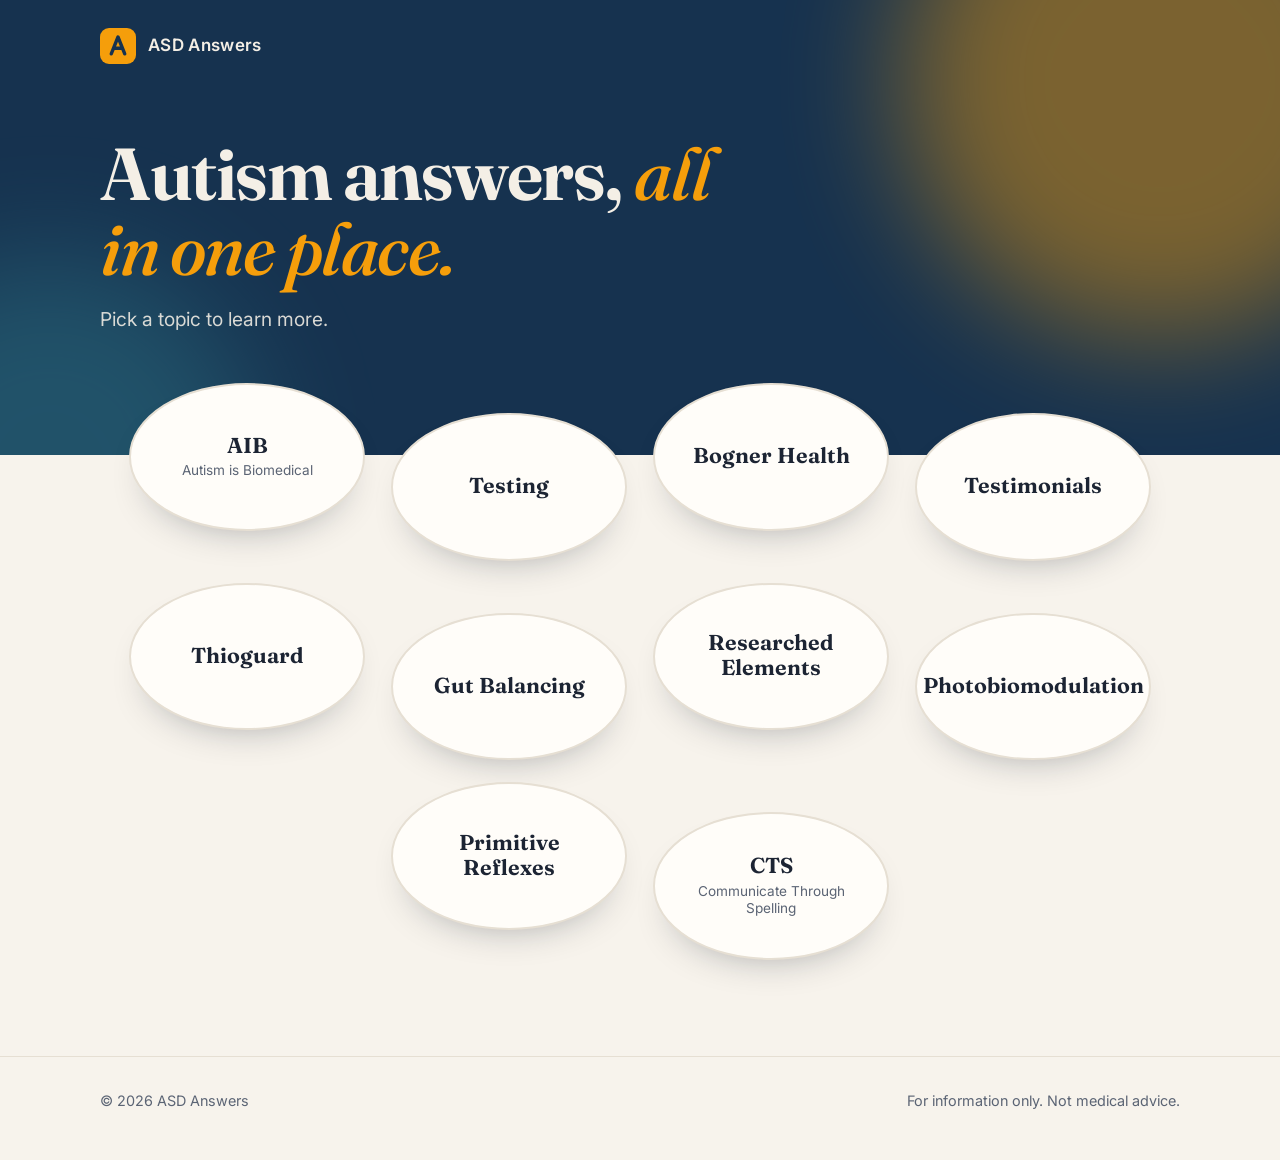
<file: index.html>
<!doctype html>
<html lang="en">
<head>
<meta charset="utf-8">
<meta name="viewport" content="width=device-width, initial-scale=1">
<title>ASD Answers</title>
<meta name="description" content="One place for autism families: Autism is Biomedical, testing, Bogner Health, Gut Balancing, testimonials and more.">
<meta property="og:title" content="ASD Answers">
<meta property="og:description" content="One place for autism families: programs, testing, products and parent stories.">
<meta property="og:url" content="https://www.asdanswers.com">
<meta property="og:type" content="website">
<meta property="og:image" content="https://www.asdanswers.com/og.png">
<meta name="twitter:card" content="summary_large_image">
<link rel="icon" href="/favicon.svg" type="image/svg+xml">
<link rel="preconnect" href="https://fonts.googleapis.com">
<link rel="preconnect" href="https://fonts.gstatic.com" crossorigin>
<link href="https://fonts.googleapis.com/css2?family=Fraunces:opsz,wght@9..144,500;9..144,650&family=Inter:wght@400;500;600&display=swap" rel="stylesheet">
<link rel="stylesheet" href="style.css">
</head>
<body>

<!-- ======================= HERO ======================= -->
<header class="hero">
  <div class="wrap">
    <div class="brand"><svg viewBox="0 0 64 64" aria-hidden="true"><rect width="64" height="64" rx="16" fill="#f59e0b"/><path d="M20 46 32 16l12 30M24.5 36h15" stroke="#16324f" stroke-width="6" fill="none" stroke-linecap="round" stroke-linejoin="round"/></svg> ASD Answers</div>
    <h1>Autism answers, <em>all in one place.</em></h1>
    <p class="lede">Pick a topic to learn more.</p>
  </div>
</header>

<main class="wrap">
  <!-- ======================= OVALS: 1 line per topic, each opens its own page ======================= -->
  <nav aria-label="Topics">
    <ul class="ovals">
      <li><a class="oval" href="aib.html"><strong>AIB</strong><small>Autism is Biomedical</small></a></li>
      <li><a class="oval" href="testing.html"><strong>Testing</strong></a></li>
      <li><a class="oval" href="bogner-health.html"><strong>Bogner Health</strong></a></li>
      <li><a class="oval" href="testimonials.html"><strong>Testimonials</strong></a></li>
      <li><a class="oval" href="thioguard.html"><strong>Thioguard</strong></a></li>
      <li><a class="oval" href="gut-balancing.html"><strong>Gut Balancing</strong></a></li>
      <li><a class="oval" href="researched-elements.html"><strong>Researched Elements</strong></a></li>
      <li><a class="oval" href="photobiomodulation.html"><strong>Photobiomodulation</strong></a></li>
      <li><a class="oval" href="primitive-reflexes.html"><strong>Primitive Reflexes</strong></a></li>
      <li><a class="oval" href="cts.html"><strong>CTS</strong><small>Communicate Through Spelling</small></a></li>
    </ul>
  </nav>
</main>

<footer>
  <div class="wrap">
    <span>&copy; 2026 ASD Answers</span>
    <span>For information only. Not medical advice.</span>
  </div>
</footer>
</body>
</html>
</file>
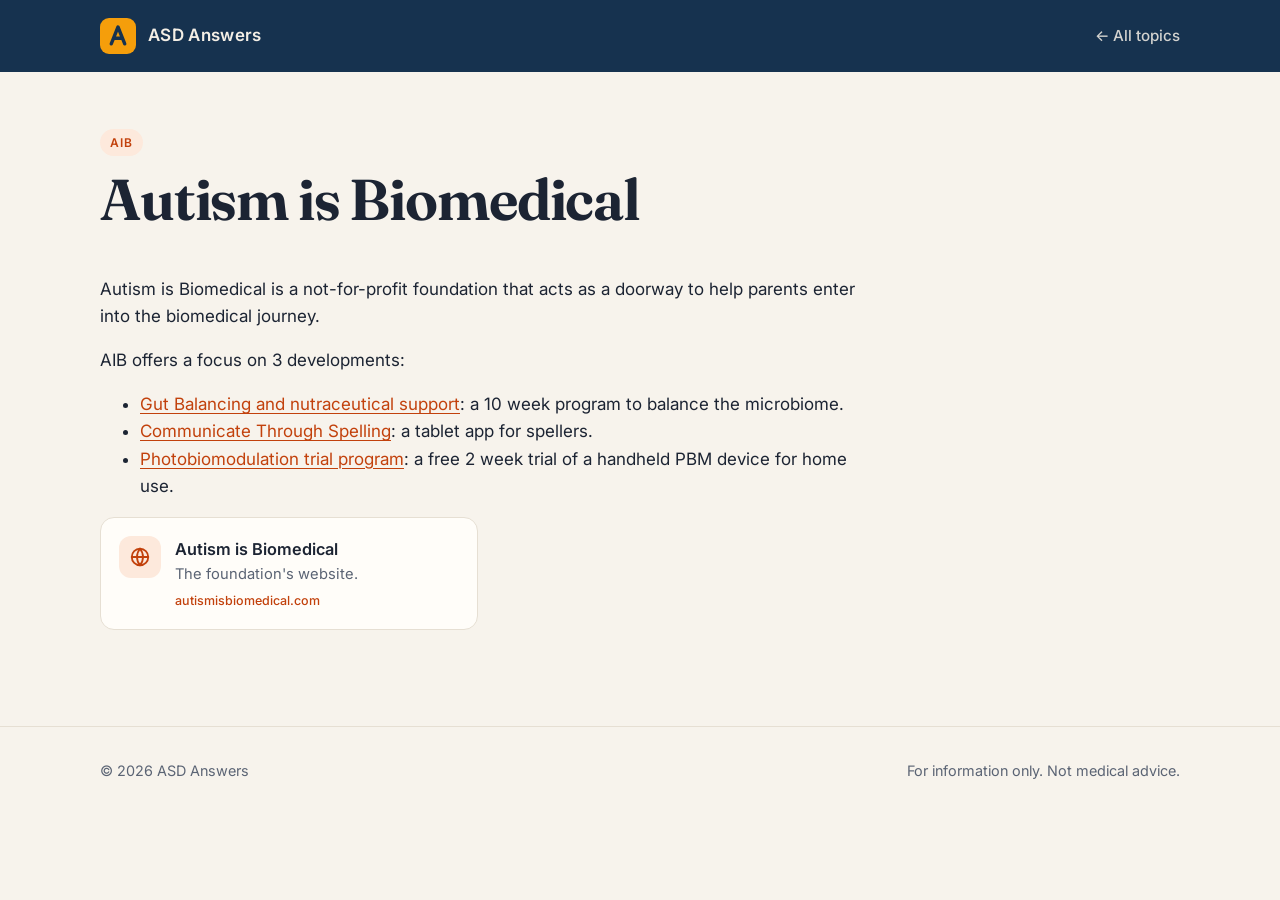
<file: aib.html>
<!doctype html>
<html lang="en">
<head>
<meta charset="utf-8">
<meta name="viewport" content="width=device-width, initial-scale=1">
<title>Autism is Biomedical | ASD Answers</title>
<meta name="description" content="Autism is Biomedical: resources for autism families from ASD Answers.">
<link rel="icon" href="/favicon.svg" type="image/svg+xml">
<link rel="preconnect" href="https://fonts.googleapis.com">
<link rel="preconnect" href="https://fonts.gstatic.com" crossorigin>
<link href="https://fonts.googleapis.com/css2?family=Fraunces:opsz,wght@9..144,500;9..144,650&family=Inter:wght@400;500;600&display=swap" rel="stylesheet">
<link rel="stylesheet" href="style.css">
</head>
<body>

<header class="topbar">
  <div class="wrap">
    <a class="brand" href="index.html"><svg viewBox="0 0 64 64" aria-hidden="true"><rect width="64" height="64" rx="16" fill="#f59e0b"/><path d="M20 46 32 16l12 30M24.5 36h15" stroke="#16324f" stroke-width="6" fill="none" stroke-linecap="round" stroke-linejoin="round"/></svg> ASD Answers</a>
    <a class="back" href="index.html">&larr; All topics</a>
  </div>
</header>

<main class="wrap">
  <div class="page-head">
    <span class="tag">AIB</span>
    <h1>Autism is Biomedical</h1>
  </div>

  <!-- ======================= PAGE CONTENT: add text and links below ======================= -->
  <div class="content">
    <p>Autism is Biomedical is a not-for-profit foundation that acts as a doorway to help parents enter into the biomedical journey.</p>
    <p>AIB offers a focus on 3 developments:</p>
    <ul>
      <li><a href="gut-balancing.html">Gut Balancing and nutraceutical support</a>: a 10 week program to balance the microbiome.</li>
      <li><a href="cts.html">Communicate Through Spelling</a>: a tablet app for spellers.</li>
      <li><a href="photobiomodulation.html">Photobiomodulation trial program</a>: a free 2 week trial of a handheld PBM device for home use.</li>
    </ul>
    <div class="cards">
      <a class="card" href="https://www.autismisbiomedical.com" target="_blank" rel="noopener">
        <span class="ico"><svg viewBox="0 0 24 24" fill="none" stroke="currentColor" stroke-width="2" stroke-linecap="round" stroke-linejoin="round"><circle cx="12" cy="12" r="9"/><path d="M3 12h18M12 3a14 14 0 0 1 0 18M12 3a14 14 0 0 0 0 18"/></svg></span>
        <span><h3>Autism is Biomedical</h3><p>The foundation's website.</p><span class="host">autismisbiomedical.com</span></span>
      </a>
    </div>
  </div>
</main>

<footer>
  <div class="wrap">
    <span>&copy; 2026 ASD Answers</span>
    <span>For information only. Not medical advice.</span>
  </div>
</footer>
</body>
</html>
</file>
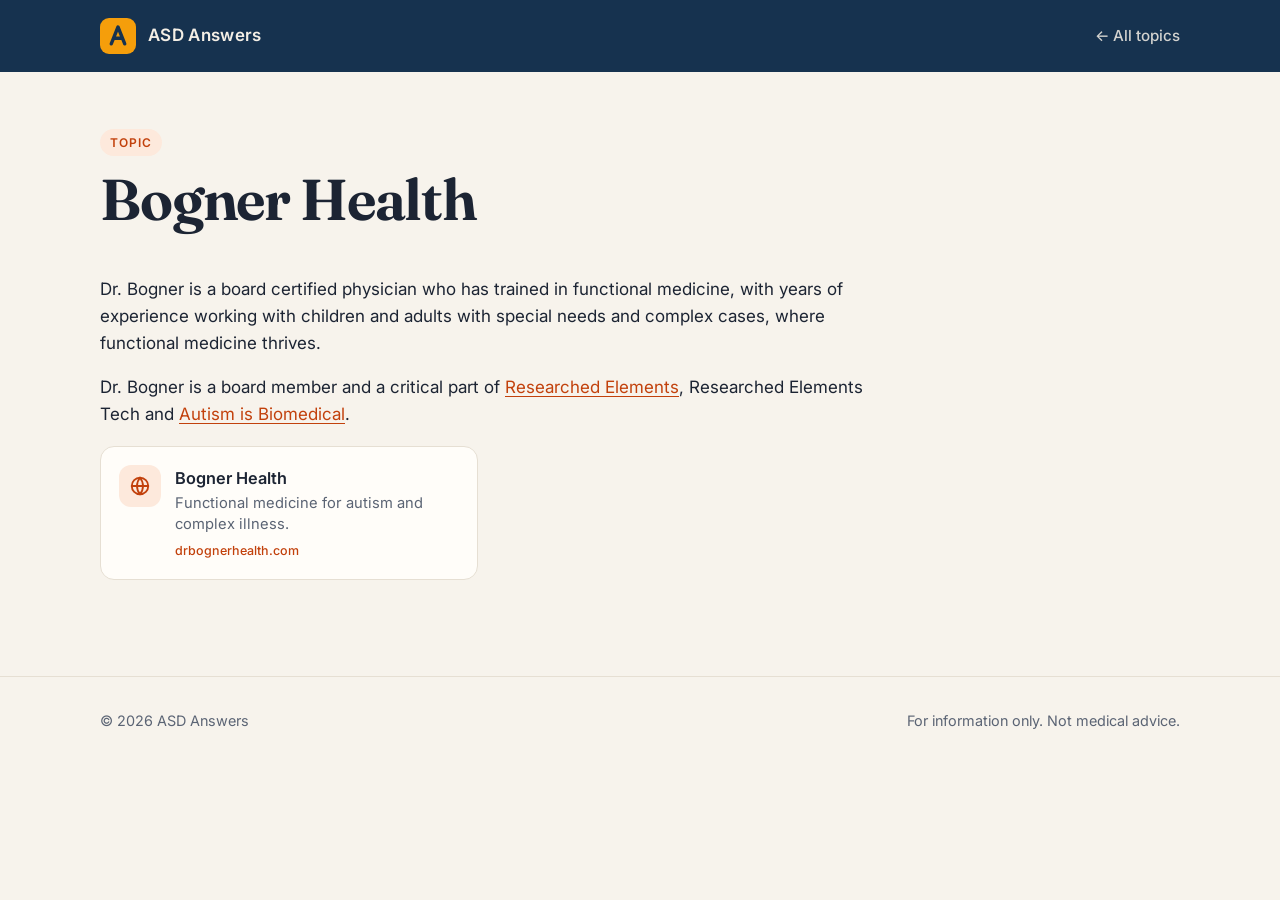
<file: bogner-health.html>
<!doctype html>
<html lang="en">
<head>
<meta charset="utf-8">
<meta name="viewport" content="width=device-width, initial-scale=1">
<title>Bogner Health | ASD Answers</title>
<meta name="description" content="Bogner Health: resources for autism families from ASD Answers.">
<link rel="icon" href="/favicon.svg" type="image/svg+xml">
<link rel="preconnect" href="https://fonts.googleapis.com">
<link rel="preconnect" href="https://fonts.gstatic.com" crossorigin>
<link href="https://fonts.googleapis.com/css2?family=Fraunces:opsz,wght@9..144,500;9..144,650&family=Inter:wght@400;500;600&display=swap" rel="stylesheet">
<link rel="stylesheet" href="style.css">
</head>
<body>

<header class="topbar">
  <div class="wrap">
    <a class="brand" href="index.html"><svg viewBox="0 0 64 64" aria-hidden="true"><rect width="64" height="64" rx="16" fill="#f59e0b"/><path d="M20 46 32 16l12 30M24.5 36h15" stroke="#16324f" stroke-width="6" fill="none" stroke-linecap="round" stroke-linejoin="round"/></svg> ASD Answers</a>
    <a class="back" href="index.html">&larr; All topics</a>
  </div>
</header>

<main class="wrap">
  <div class="page-head">
    <span class="tag">Topic</span>
    <h1>Bogner Health</h1>
  </div>

  <!-- ======================= PAGE CONTENT: add text and links below ======================= -->
  <div class="content">
    <p>Dr. Bogner is a board certified physician who has trained in functional medicine, with years of experience working with children and adults with special needs and complex cases, where functional medicine thrives.</p>
    <p>Dr. Bogner is a board member and a critical part of <a href="researched-elements.html">Researched Elements</a>, Researched Elements Tech and <a href="aib.html">Autism is Biomedical</a>.</p>
    <div class="cards">
      <a class="card" href="https://www.drbognerhealth.com" target="_blank" rel="noopener">
        <span class="ico"><svg viewBox="0 0 24 24" fill="none" stroke="currentColor" stroke-width="2" stroke-linecap="round" stroke-linejoin="round"><circle cx="12" cy="12" r="9"/><path d="M3 12h18M12 3a14 14 0 0 1 0 18M12 3a14 14 0 0 0 0 18"/></svg></span>
        <span><h3>Bogner Health</h3><p>Functional medicine for autism and complex illness.</p><span class="host">drbognerhealth.com</span></span>
      </a>
    </div>
  </div>
</main>

<footer>
  <div class="wrap">
    <span>&copy; 2026 ASD Answers</span>
    <span>For information only. Not medical advice.</span>
  </div>
</footer>
</body>
</html>
</file>
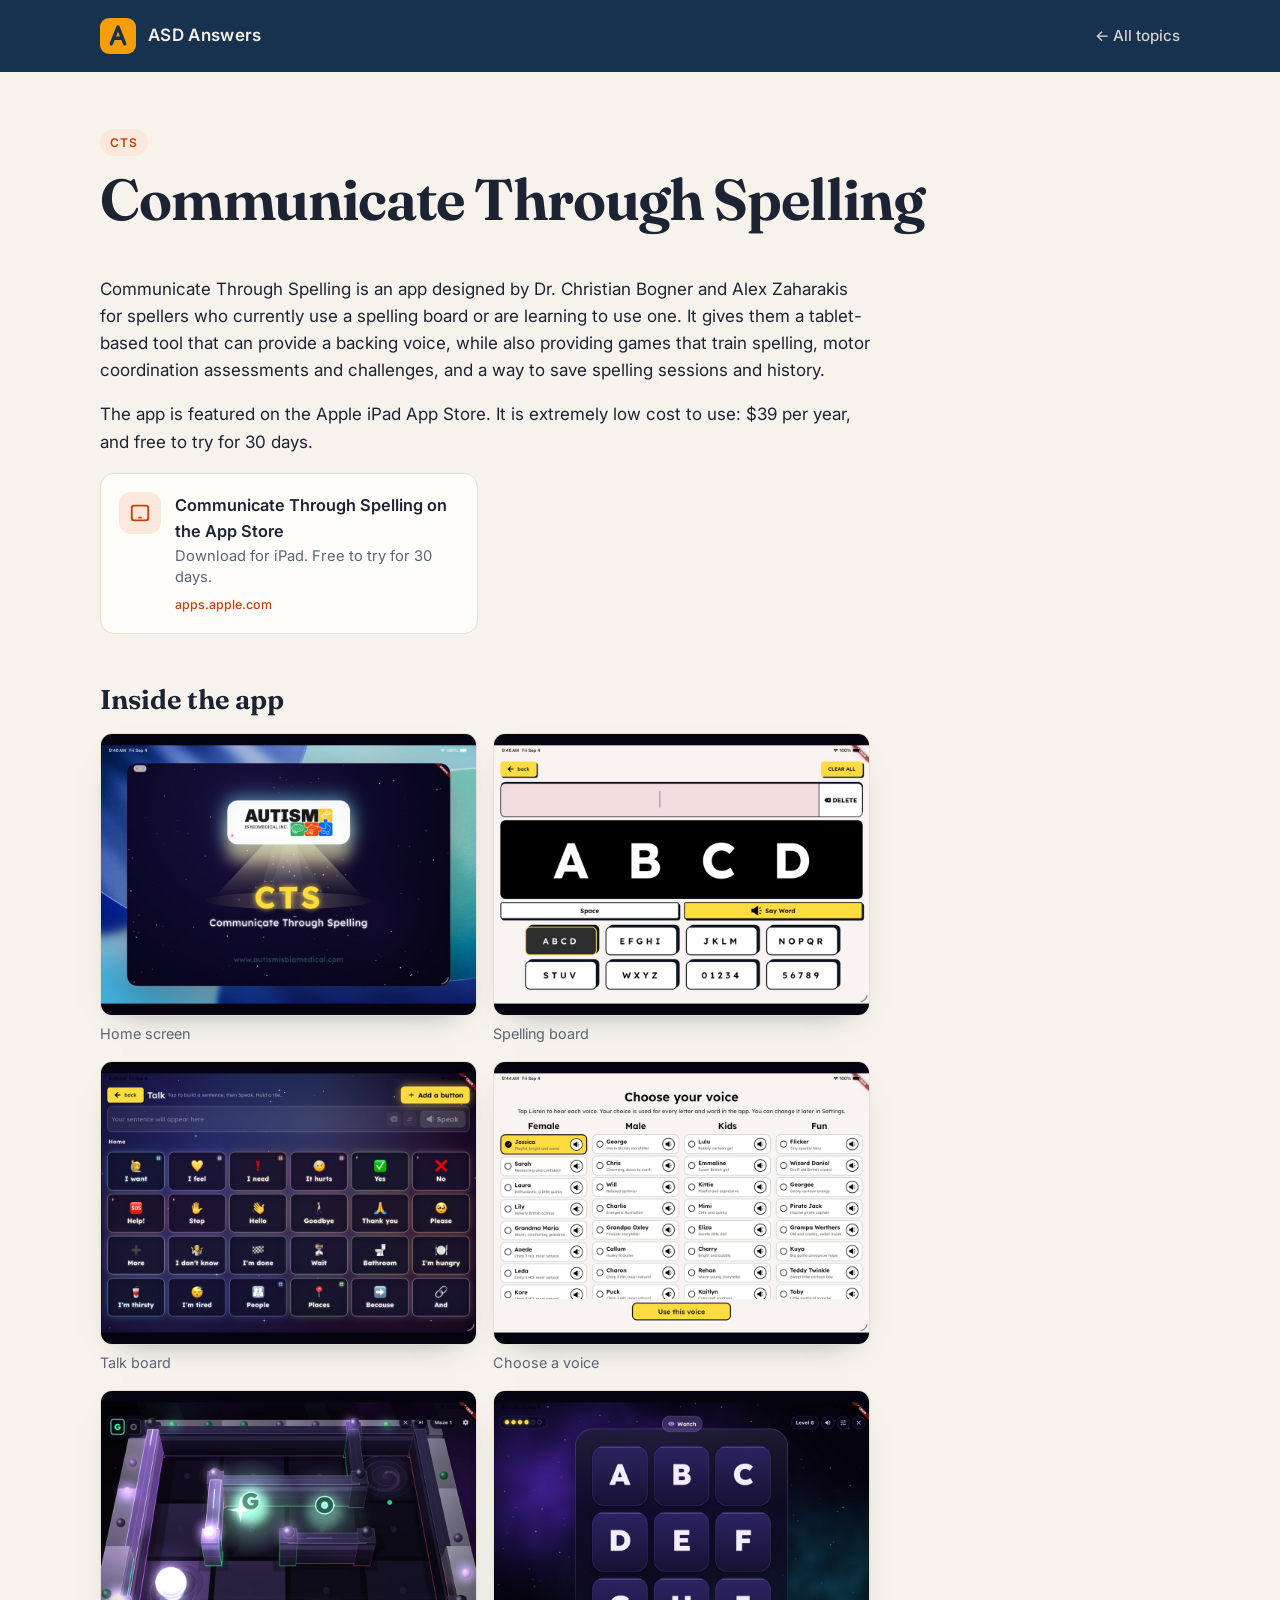
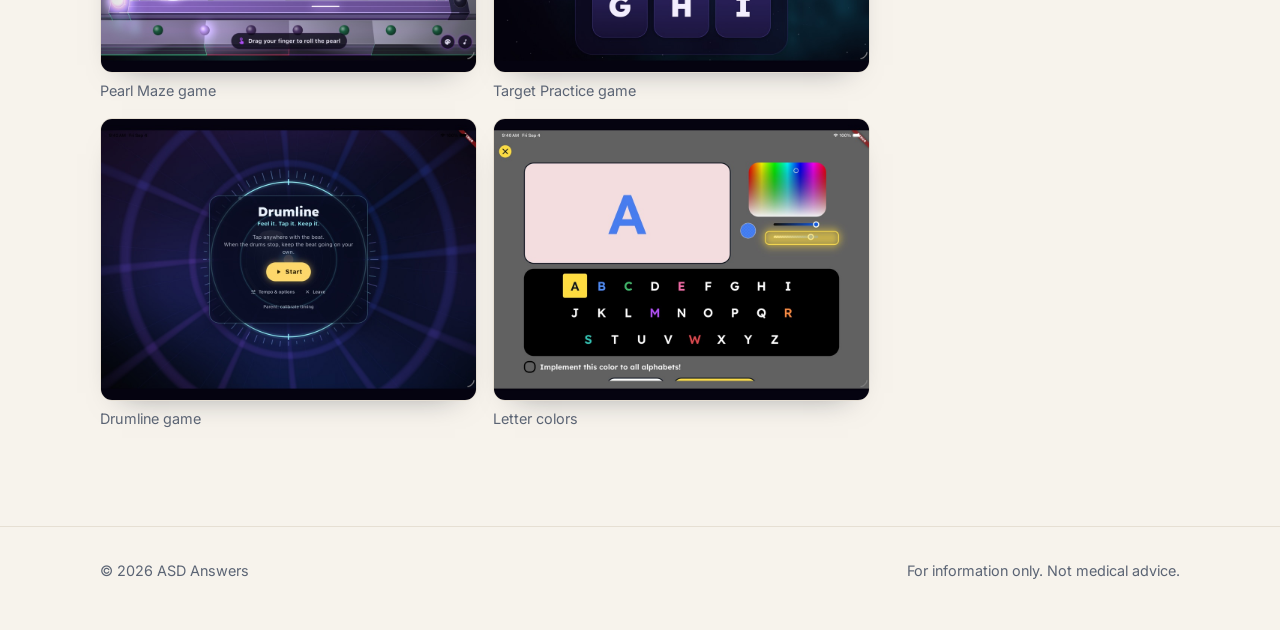
<file: cts.html>
<!doctype html>
<html lang="en">
<head>
<meta charset="utf-8">
<meta name="viewport" content="width=device-width, initial-scale=1">
<title>Communicate Through Spelling | ASD Answers</title>
<meta name="description" content="Communicate Through Spelling: resources for autism families from ASD Answers.">
<link rel="icon" href="/favicon.svg" type="image/svg+xml">
<link rel="preconnect" href="https://fonts.googleapis.com">
<link rel="preconnect" href="https://fonts.gstatic.com" crossorigin>
<link href="https://fonts.googleapis.com/css2?family=Fraunces:opsz,wght@9..144,500;9..144,650&family=Inter:wght@400;500;600&display=swap" rel="stylesheet">
<link rel="stylesheet" href="style.css">
</head>
<body>

<header class="topbar">
  <div class="wrap">
    <a class="brand" href="index.html"><svg viewBox="0 0 64 64" aria-hidden="true"><rect width="64" height="64" rx="16" fill="#f59e0b"/><path d="M20 46 32 16l12 30M24.5 36h15" stroke="#16324f" stroke-width="6" fill="none" stroke-linecap="round" stroke-linejoin="round"/></svg> ASD Answers</a>
    <a class="back" href="index.html">&larr; All topics</a>
  </div>
</header>

<main class="wrap">
  <div class="page-head">
    <span class="tag">CTS</span>
    <h1>Communicate Through Spelling</h1>
  </div>

  <!-- ======================= PAGE CONTENT: add text and links below ======================= -->
  <div class="content">
    <p>Communicate Through Spelling is an app designed by Dr. Christian Bogner and Alex Zaharakis for spellers who currently use a spelling board or are learning to use one. It gives them a tablet-based tool that can provide a backing voice, while also providing games that train spelling, motor coordination assessments and challenges, and a way to save spelling sessions and history.</p>
    <p>The app is featured on the Apple iPad App Store. It is extremely low cost to use: $39 per year, and free to try for 30 days.</p>
    <div class="cards">
      <a class="card" href="https://apps.apple.com/us/app/communicate-through-spelling/id6747241377" target="_blank" rel="noopener">
        <span class="ico"><svg viewBox="0 0 24 24" fill="none" stroke="currentColor" stroke-width="2" stroke-linecap="round" stroke-linejoin="round"><rect x="3" y="4" width="18" height="16" rx="2.5"/><path d="M11 17h2"/></svg></span>
        <span><h3>Communicate Through Spelling on the App Store</h3><p>Download for iPad. Free to try for 30 days.</p><span class="host">apps.apple.com</span></span>
      </a>
    </div>

    <h2>Inside the app</h2>
    <div class="shots">
      <figure><img src="img/cts/1-home.jpg" width="1000" height="750" loading="lazy" alt="The CTS home screen with the Autism is Biomedical logo"><figcaption>Home screen</figcaption></figure>
      <figure><img src="img/cts/2-spelling-board.jpg" width="1000" height="750" loading="lazy" alt="Spelling board with large letters, letter groups, and a Say Word button"><figcaption>Spelling board</figcaption></figure>
      <figure><img src="img/cts/3-talk-board.jpg" width="1000" height="750" loading="lazy" alt="Talk board with buttons like I want, I feel, Help, Yes and No"><figcaption>Talk board</figcaption></figure>
      <figure><img src="img/cts/4-voice-picker.jpg" width="1000" height="750" loading="lazy" alt="Choose your voice screen with female, male, kids and fun voices"><figcaption>Choose a voice</figcaption></figure>
      <figure><img src="img/cts/5-pearl-maze.jpg" width="1000" height="750" loading="lazy" alt="Pearl Maze game: drag your finger to roll the pearl to a letter"><figcaption>Pearl Maze game</figcaption></figure>
      <figure><img src="img/cts/6-target-practice.jpg" width="1000" height="750" loading="lazy" alt="Target Practice game with a 3 by 3 grid of letters"><figcaption>Target Practice game</figcaption></figure>
      <figure><img src="img/cts/7-drumline.jpg" width="1000" height="750" loading="lazy" alt="Drumline game: tap anywhere with the beat"><figcaption>Drumline game</figcaption></figure>
      <figure><img src="img/cts/8-letter-colors.jpg" width="1000" height="750" loading="lazy" alt="Letter colors screen with a color picker for each letter"><figcaption>Letter colors</figcaption></figure>
    </div>
  </div>
</main>

<footer>
  <div class="wrap">
    <span>&copy; 2026 ASD Answers</span>
    <span>For information only. Not medical advice.</span>
  </div>
</footer>
</body>
</html>
</file>
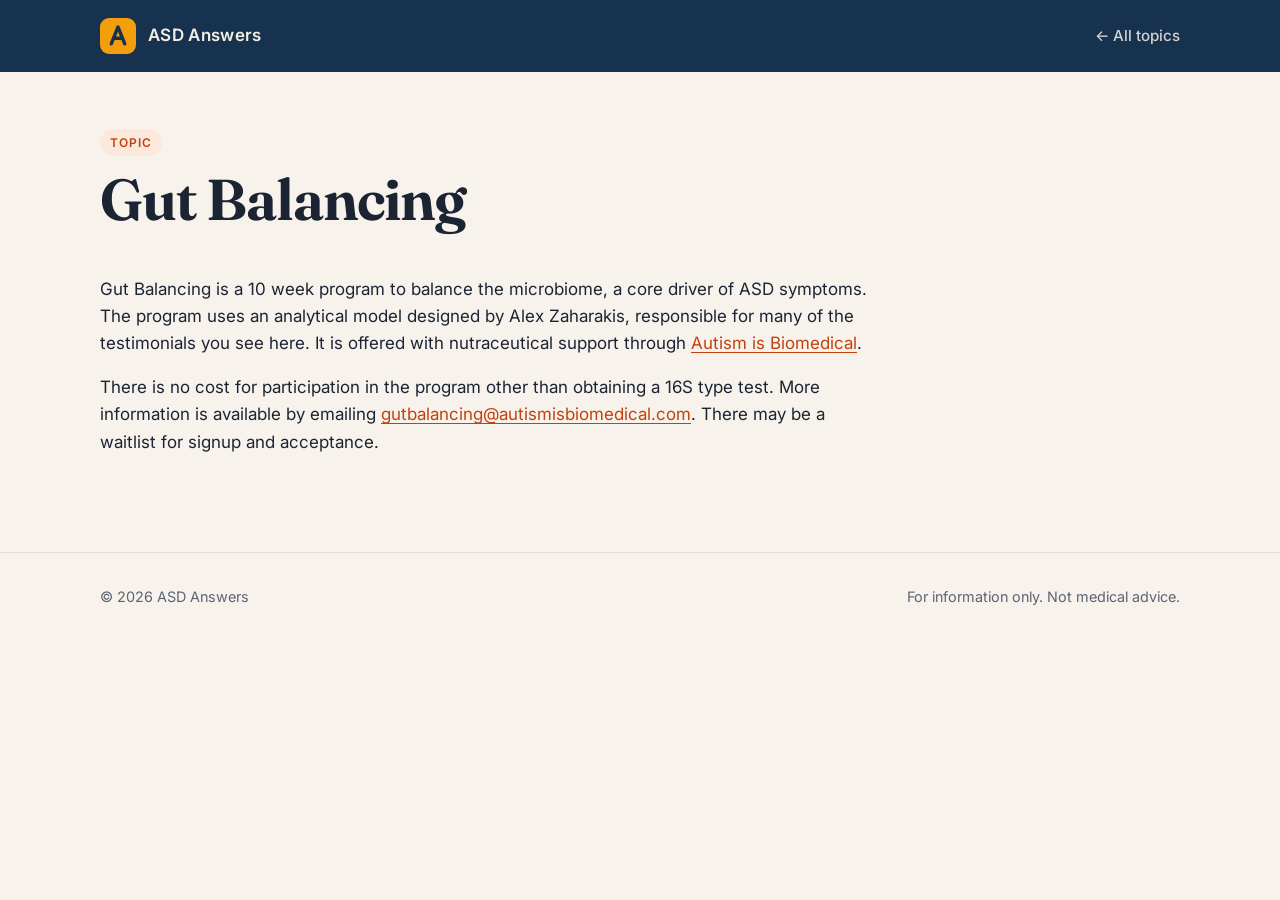
<file: gut-balancing.html>
<!doctype html>
<html lang="en">
<head>
<meta charset="utf-8">
<meta name="viewport" content="width=device-width, initial-scale=1">
<title>Gut Balancing | ASD Answers</title>
<meta name="description" content="Gut Balancing: resources for autism families from ASD Answers.">
<link rel="icon" href="/favicon.svg" type="image/svg+xml">
<link rel="preconnect" href="https://fonts.googleapis.com">
<link rel="preconnect" href="https://fonts.gstatic.com" crossorigin>
<link href="https://fonts.googleapis.com/css2?family=Fraunces:opsz,wght@9..144,500;9..144,650&family=Inter:wght@400;500;600&display=swap" rel="stylesheet">
<link rel="stylesheet" href="style.css">
</head>
<body>

<header class="topbar">
  <div class="wrap">
    <a class="brand" href="index.html"><svg viewBox="0 0 64 64" aria-hidden="true"><rect width="64" height="64" rx="16" fill="#f59e0b"/><path d="M20 46 32 16l12 30M24.5 36h15" stroke="#16324f" stroke-width="6" fill="none" stroke-linecap="round" stroke-linejoin="round"/></svg> ASD Answers</a>
    <a class="back" href="index.html">&larr; All topics</a>
  </div>
</header>

<main class="wrap">
  <div class="page-head">
    <span class="tag">Topic</span>
    <h1>Gut Balancing</h1>
  </div>

  <!-- ======================= PAGE CONTENT: add text and links below ======================= -->
  <div class="content">
    <p>Gut Balancing is a 10 week program to balance the microbiome, a core driver of ASD symptoms. The program uses an analytical model designed by Alex Zaharakis, responsible for many of the testimonials you see here. It is offered with nutraceutical support through <a href="aib.html">Autism is Biomedical</a>.</p>
    <p>There is no cost for participation in the program other than obtaining a 16S type test. More information is available by emailing <a href="mailto:gutbalancing@autismisbiomedical.com">gutbalancing@autismisbiomedical.com</a>. There may be a waitlist for signup and acceptance.</p>
  </div>
</main>

<footer>
  <div class="wrap">
    <span>&copy; 2026 ASD Answers</span>
    <span>For information only. Not medical advice.</span>
  </div>
</footer>
</body>
</html>
</file>
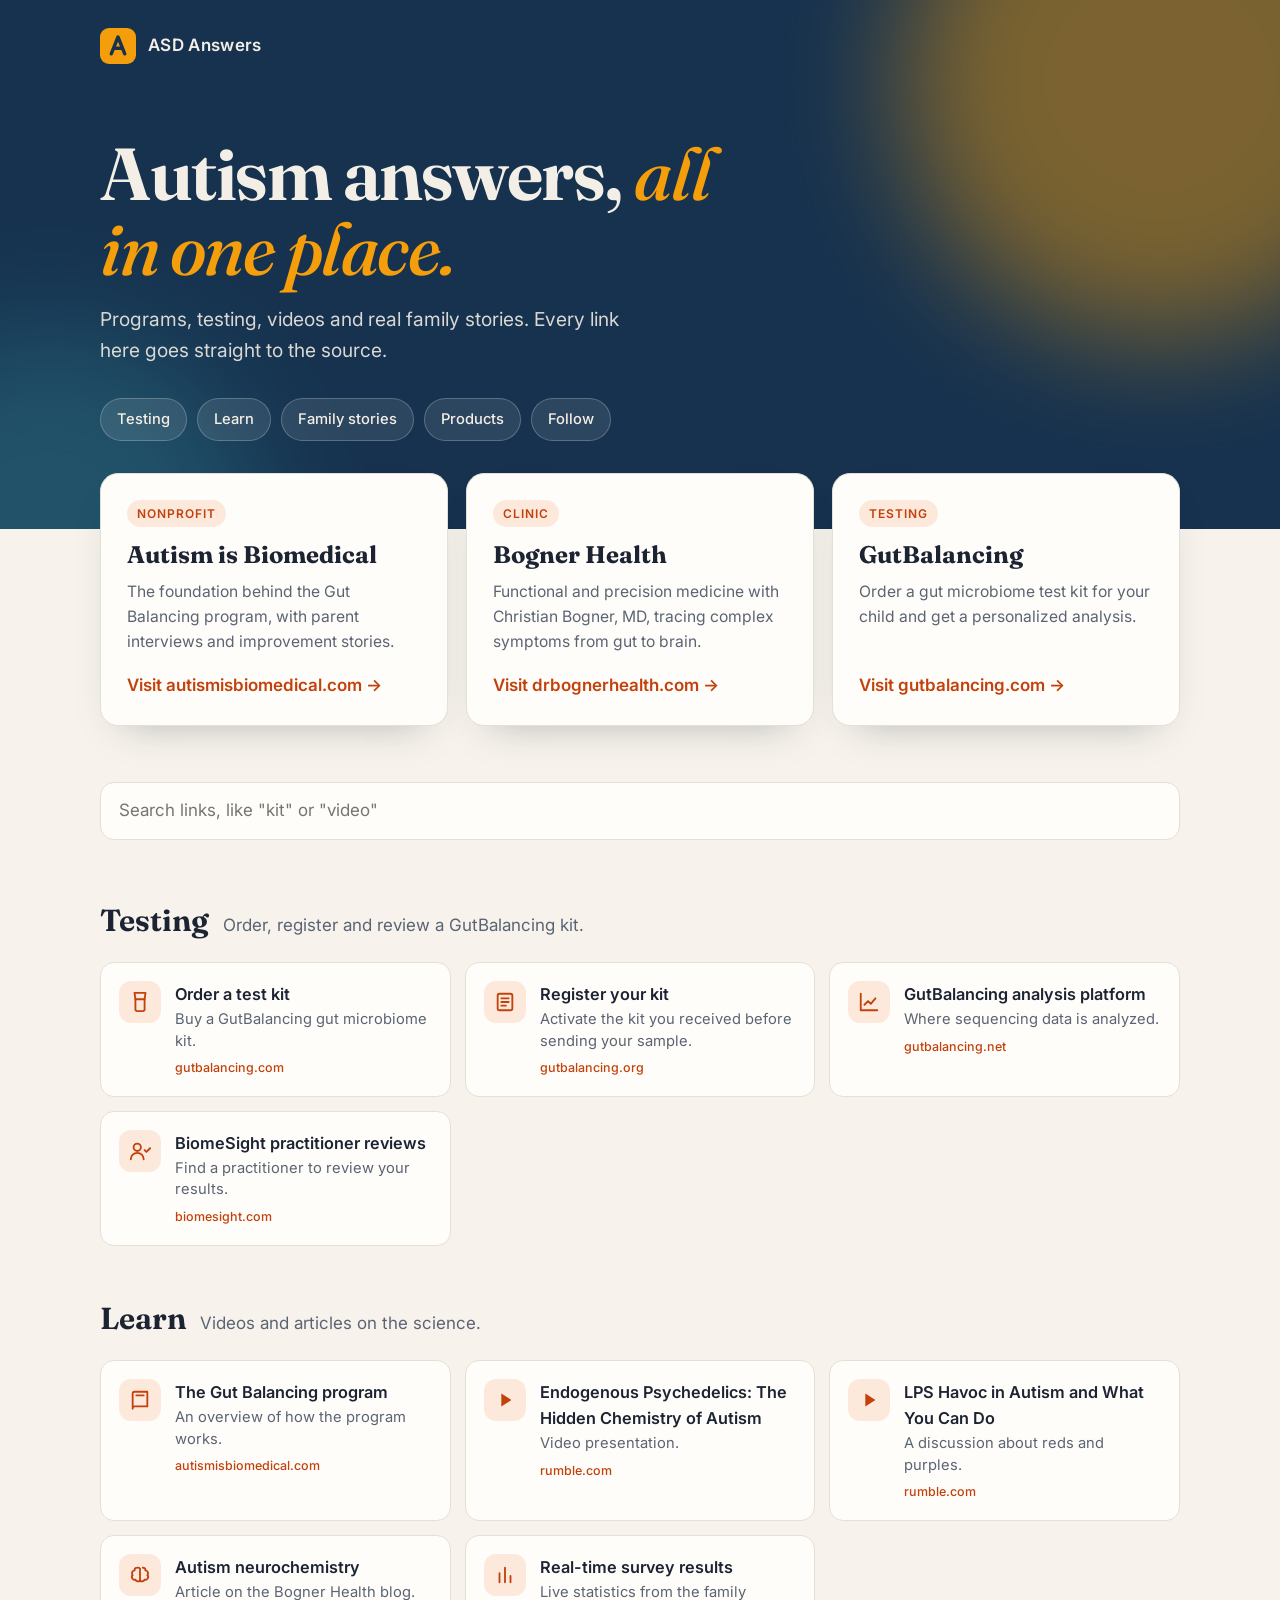
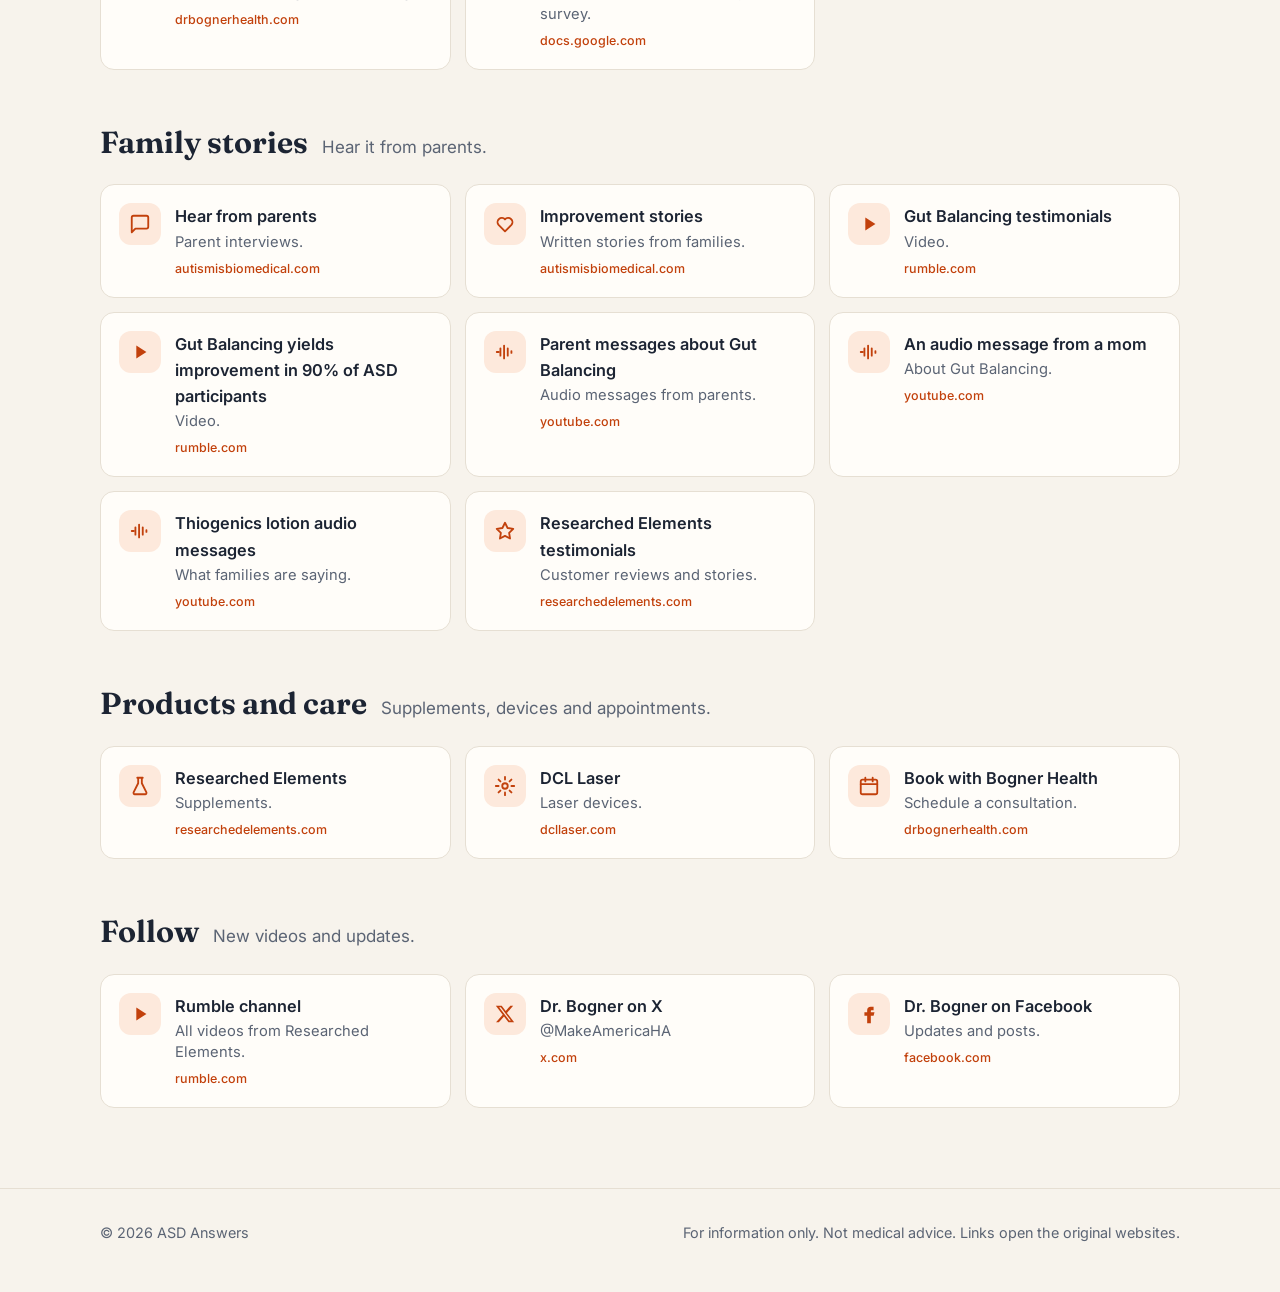
<file: links.html>
<!doctype html>
<html lang="en">
<head>
<meta charset="utf-8">
<meta name="viewport" content="width=device-width, initial-scale=1">
<title>All links | ASD Answers</title>
<meta name="robots" content="noindex">
<meta name="description" content="One place for autism families: trusted links to Autism is Biomedical, Bogner Health, GutBalancing testing, videos and parent stories.">
<meta property="og:title" content="ASD Answers">
<meta property="og:description" content="One place for autism families: trusted links to programs, testing, videos and parent stories.">
<meta property="og:url" content="https://www.asdanswers.com">
<meta property="og:type" content="website">
<meta property="og:image" content="https://www.asdanswers.com/og.png">
<meta name="twitter:card" content="summary_large_image">
<link rel="icon" href="/favicon.svg" type="image/svg+xml">
<link rel="preconnect" href="https://fonts.googleapis.com">
<link rel="preconnect" href="https://fonts.gstatic.com" crossorigin>
<link href="https://fonts.googleapis.com/css2?family=Fraunces:opsz,wght@9..144,500;9..144,650&family=Inter:wght@400;500;600&display=swap" rel="stylesheet">
<style>
  /* ============ COLORS (change the look here) ============ */
  :root {
    --bg: #f7f3ec;          /* page background, warm paper */
    --surface: #fffdf9;     /* card background */
    --ink: #1c2433;         /* main text */
    --muted: #5b6474;       /* secondary text */
    --line: #e6dfd3;        /* borders */
    --accent: #c2410c;      /* burnt orange: links, highlights */
    --accent-soft: #fde9dc;
    --deep: #16324f;        /* hero panel, deep blue */
    --deep-ink: #f4efe6;
    --glow: #f59e0b;
    --radius: 18px;
  }
  @media (prefers-color-scheme: dark) {
    :root {
      --bg: #0f1621; --surface: #161f2d; --ink: #ece6da; --muted: #a3acba;
      --line: #263244; --accent: #fb923c; --accent-soft: #3a2415;
      --deep: #0b2238; --deep-ink: #f4efe6; --glow: #fbbf24;
    }
  }

  * { box-sizing: border-box; }
  html { scroll-behavior: smooth; }
  body {
    margin: 0; background: var(--bg); color: var(--ink);
    font: 400 17px/1.6 Inter, system-ui, -apple-system, sans-serif;
    -webkit-font-smoothing: antialiased;
  }
  a { color: inherit; text-decoration: none; }
  .wrap { max-width: 1120px; margin: 0 auto; padding: 0 20px; }

  /* ============ HERO ============ */
  .hero {
    position: relative; overflow: hidden; color: var(--deep-ink);
    background: var(--deep); padding: 28px 0 88px;
  }
  .hero::before, .hero::after {
    content: ""; position: absolute; border-radius: 50%; filter: blur(60px); opacity: .45;
  }
  .hero::before { width: 520px; height: 520px; right: -140px; top: -180px; background: var(--glow); }
  .hero::after  { width: 420px; height: 420px; left: -160px; bottom: -220px; background: #2f7a8a; }
  .hero > .wrap { position: relative; z-index: 1; }
  .brand { display: flex; align-items: center; gap: 12px; font-weight: 600; letter-spacing: .02em; }
  .brand svg { width: 36px; height: 36px; }
  .hero h1 {
    font-family: Fraunces, Georgia, serif; font-weight: 650;
    font-size: clamp(2.6rem, 7vw, 4.6rem); line-height: 1.02; letter-spacing: -.02em;
    margin: 72px 0 18px; max-width: 14ch;
  }
  .hero h1 em { font-style: italic; color: var(--glow); font-weight: 500; }
  .hero p.lede { font-size: 1.2rem; max-width: 46ch; opacity: .88; margin: 0 0 32px; }
  .jump { display: flex; flex-wrap: wrap; gap: 10px; }
  .jump a {
    padding: 9px 16px; border-radius: 999px; font-size: .92rem; font-weight: 500;
    background: rgba(255,255,255,.1); border: 1px solid rgba(255,255,255,.22);
    transition: background .2s;
  }
  .jump a:hover { background: rgba(255,255,255,.2); }

  /* ============ FEATURED (3 big cards overlapping the hero) ============ */
  .featured {
    display: grid; grid-template-columns: repeat(3, 1fr); gap: 18px;
    margin-top: -56px; position: relative; z-index: 2;
  }
  .feature {
    background: var(--surface); border: 1px solid var(--line); border-radius: var(--radius);
    padding: 26px; box-shadow: 0 18px 40px -24px rgba(16,24,40,.35);
    display: flex; flex-direction: column; gap: 10px;
    transition: transform .2s, box-shadow .2s;
  }
  .feature:hover { transform: translateY(-4px); box-shadow: 0 26px 50px -24px rgba(16,24,40,.45); }
  .feature .tag {
    align-self: flex-start; font-size: .75rem; font-weight: 600; letter-spacing: .08em;
    text-transform: uppercase; color: var(--accent); background: var(--accent-soft);
    padding: 4px 10px; border-radius: 999px;
  }
  .feature h3 { font-family: Fraunces, Georgia, serif; font-size: 1.5rem; margin: 4px 0 0; line-height: 1.15; }
  .feature p { margin: 0; color: var(--muted); font-size: .98rem; }
  .feature .go { margin-top: auto; padding-top: 8px; font-weight: 600; color: var(--accent); }

  /* ============ SEARCH ============ */
  .search { margin: 56px 0 8px; display: none; }
  .js .search { display: block; }
  .search input {
    width: 100%; font: inherit; padding: 14px 18px; border-radius: 14px;
    border: 1px solid var(--line); background: var(--surface); color: var(--ink);
  }
  .search input:focus { outline: 2px solid var(--accent); outline-offset: 2px; }

  /* ============ SECTIONS + LINK CARDS ============ */
  section.group { padding-top: 48px; scroll-margin-top: 16px; }
  .group-head { display: flex; align-items: baseline; gap: 14px; margin-bottom: 18px; }
  .group-head h2 { font-family: Fraunces, Georgia, serif; font-weight: 650; font-size: 1.9rem; margin: 0; }
  .group-head p { margin: 0; color: var(--muted); }
  .cards { display: grid; grid-template-columns: repeat(auto-fill, minmax(290px, 1fr)); gap: 14px; }
  .card {
    display: flex; gap: 14px; align-items: flex-start;
    background: var(--surface); border: 1px solid var(--line); border-radius: 14px;
    padding: 18px; transition: border-color .2s, transform .2s;
  }
  .card:hover { border-color: var(--accent); transform: translateY(-2px); }
  .card .ico {
    flex: none; width: 42px; height: 42px; border-radius: 12px; display: grid; place-items: center;
    background: var(--accent-soft); color: var(--accent);
  }
  .card .ico svg { width: 22px; height: 22px; }
  .card h3 { margin: 0 0 2px; font-size: 1.02rem; font-weight: 600; }
  .card p { margin: 0; color: var(--muted); font-size: .92rem; line-height: 1.45; }
  .card .host { display: block; margin-top: 6px; font-size: .78rem; color: var(--accent); font-weight: 500; }
  .empty { display: none; color: var(--muted); padding: 24px 0; }

  /* ============ FOOTER ============ */
  footer { margin-top: 80px; border-top: 1px solid var(--line); padding: 32px 0 48px; color: var(--muted); font-size: .9rem; }
  footer .wrap { display: flex; flex-wrap: wrap; gap: 12px 32px; justify-content: space-between; }

  @media (max-width: 860px) { .featured { grid-template-columns: 1fr; } }
  @media (max-width: 520px) {
    body { font-size: 16px; }
    .wrap { padding: 0 16px; }
    .hero h1 { margin-top: 48px; }
    .group-head { flex-direction: column; gap: 2px; }
  }
  @media (prefers-reduced-motion: reduce) { * { transition: none !important; scroll-behavior: auto !important; } }
</style>
<script>document.documentElement.classList.add('js')</script>
</head>
<body>

<!-- ======================= HERO ======================= -->
<header class="hero">
  <div class="wrap">
    <div class="brand">
      <svg viewBox="0 0 64 64" aria-hidden="true"><rect width="64" height="64" rx="16" fill="#f59e0b"/><path d="M20 46 32 16l12 30M24.5 36h15" stroke="#16324f" stroke-width="6" fill="none" stroke-linecap="round" stroke-linejoin="round"/></svg>
      ASD Answers
    </div>
    <h1>Autism answers, <em>all in one place.</em></h1>
    <p class="lede">Programs, testing, videos and real family stories. Every link here goes straight to the source.</p>
    <nav class="jump" aria-label="Sections">
      <a href="#testing">Testing</a>
      <a href="#learn">Learn</a>
      <a href="#stories">Family stories</a>
      <a href="#products">Products</a>
      <a href="#follow">Follow</a>
    </nav>
  </div>
</header>

<main class="wrap">

  <!-- ======================= FEATURED: the 3 main destinations ======================= -->
  <div class="featured">
    <a class="feature" href="https://www.autismisbiomedical.com" target="_blank" rel="noopener">
      <span class="tag">Nonprofit</span>
      <h3>Autism is Biomedical</h3>
      <p>The foundation behind the Gut Balancing program, with parent interviews and improvement stories.</p>
      <span class="go">Visit autismisbiomedical.com &rarr;</span>
    </a>
    <a class="feature" href="https://www.drbognerhealth.com" target="_blank" rel="noopener">
      <span class="tag">Clinic</span>
      <h3>Bogner Health</h3>
      <p>Functional and precision medicine with Christian Bogner, MD, tracing complex symptoms from gut to brain.</p>
      <span class="go">Visit drbognerhealth.com &rarr;</span>
    </a>
    <a class="feature" href="https://www.gutbalancing.com" target="_blank" rel="noopener">
      <span class="tag">Testing</span>
      <h3>GutBalancing</h3>
      <p>Order a gut microbiome test kit for your child and get a personalized analysis.</p>
      <span class="go">Visit gutbalancing.com &rarr;</span>
    </a>
  </div>

  <div class="search" role="search">
    <input id="q" type="search" placeholder="Search links, like &quot;kit&quot; or &quot;video&quot;" aria-label="Search links">
  </div>
  <p class="empty" id="empty">No links match that search.</p>

  <!-- ======================= SECTION: Testing ======================= -->
  <section class="group" id="testing">
    <div class="group-head"><h2>Testing</h2><p>Order, register and review a GutBalancing kit.</p></div>
    <div class="cards">
      <a class="card" href="https://www.gutbalancing.com" target="_blank" rel="noopener">
        <span class="ico"><svg viewBox="0 0 24 24" fill="none" stroke="currentColor" stroke-width="2" stroke-linecap="round" stroke-linejoin="round"><path d="M6 2h12l-1 7H7z"/><path d="M7 9v11a2 2 0 0 0 2 2h6a2 2 0 0 0 2-2V9"/></svg></span>
        <span><h3>Order a test kit</h3><p>Buy a GutBalancing gut microbiome kit.</p><span class="host">gutbalancing.com</span></span>
      </a>
      <a class="card" href="https://www.gutbalancing.org" target="_blank" rel="noopener">
        <span class="ico"><svg viewBox="0 0 24 24" fill="none" stroke="currentColor" stroke-width="2" stroke-linecap="round" stroke-linejoin="round"><rect x="4" y="3" width="16" height="18" rx="2"/><path d="M8 8h8M8 12h8M8 16h5"/></svg></span>
        <span><h3>Register your kit</h3><p>Activate the kit you received before sending your sample.</p><span class="host">gutbalancing.org</span></span>
      </a>
      <a class="card" href="https://www.gutbalancing.net" target="_blank" rel="noopener">
        <span class="ico"><svg viewBox="0 0 24 24" fill="none" stroke="currentColor" stroke-width="2" stroke-linecap="round" stroke-linejoin="round"><path d="M3 3v18h18"/><path d="M7 15l4-4 3 3 5-6"/></svg></span>
        <span><h3>GutBalancing analysis platform</h3><p>Where sequencing data is analyzed.</p><span class="host">gutbalancing.net</span></span>
      </a>
      <a class="card" href="https://biomesight.com/practitioners" target="_blank" rel="noopener">
        <span class="ico"><svg viewBox="0 0 24 24" fill="none" stroke="currentColor" stroke-width="2" stroke-linecap="round" stroke-linejoin="round"><circle cx="9" cy="8" r="4"/><path d="M2 21a7 7 0 0 1 14 0"/><path d="M17 11l2 2 4-4"/></svg></span>
        <span><h3>BiomeSight practitioner reviews</h3><p>Find a practitioner to review your results.</p><span class="host">biomesight.com</span></span>
      </a>
    </div>
  </section>

  <!-- ======================= SECTION: Learn ======================= -->
  <section class="group" id="learn">
    <div class="group-head"><h2>Learn</h2><p>Videos and articles on the science.</p></div>
    <div class="cards">
      <a class="card" href="https://www.autismisbiomedical.com/gutbalancing" target="_blank" rel="noopener">
        <span class="ico"><svg viewBox="0 0 24 24" fill="none" stroke="currentColor" stroke-width="2" stroke-linecap="round" stroke-linejoin="round"><path d="M4 19.5V5a2 2 0 0 1 2-2h14v16H6a2 2 0 0 0-2 2.5z"/><path d="M8 7h8"/></svg></span>
        <span><h3>The Gut Balancing program</h3><p>An overview of how the program works.</p><span class="host">autismisbiomedical.com</span></span>
      </a>
      <a class="card" href="https://rumble.com/v6yt0gq-endogenous-psychedelics-the-hidden-chemistry-of-autism.html" target="_blank" rel="noopener">
        <span class="ico"><svg viewBox="0 0 24 24" fill="currentColor"><path d="M8 5v14l11-7z"/></svg></span>
        <span><h3>Endogenous Psychedelics: The Hidden Chemistry of Autism</h3><p>Video presentation.</p><span class="host">rumble.com</span></span>
      </a>
      <a class="card" href="https://rumble.com/v6sdjbb-lps-havoc-in-autism-and-what-you-can-do-a-discussion-about-reds-and-purples.html" target="_blank" rel="noopener">
        <span class="ico"><svg viewBox="0 0 24 24" fill="currentColor"><path d="M8 5v14l11-7z"/></svg></span>
        <span><h3>LPS Havoc in Autism and What You Can Do</h3><p>A discussion about reds and purples.</p><span class="host">rumble.com</span></span>
      </a>
      <a class="card" href="https://www.drbognerhealth.com/blog/general/autism-neurochemistry/" target="_blank" rel="noopener">
        <span class="ico"><svg viewBox="0 0 24 24" fill="none" stroke="currentColor" stroke-width="2" stroke-linecap="round" stroke-linejoin="round"><path d="M9 4a3 3 0 0 0-3 3 3 3 0 0 0-2 5 3 3 0 0 0 3 5 3 3 0 0 0 5 1V5a3 3 0 0 0-3-1z"/><path d="M15 4a3 3 0 0 1 3 3 3 3 0 0 1 2 5 3 3 0 0 1-3 5 3 3 0 0 1-5 1"/></svg></span>
        <span><h3>Autism neurochemistry</h3><p>Article on the Bogner Health blog.</p><span class="host">drbognerhealth.com</span></span>
      </a>
      <a class="card" href="https://docs.google.com/forms/d/1iGGfhxM0Ey1xUfWc5P1Zsh43DLC8H-AwTeeFRxLxI2A/viewanalytics" target="_blank" rel="noopener">
        <span class="ico"><svg viewBox="0 0 24 24" fill="none" stroke="currentColor" stroke-width="2" stroke-linecap="round"><path d="M6 20V10M12 20V4M18 20v-7"/></svg></span>
        <span><h3>Real-time survey results</h3><p>Live statistics from the family survey.</p><span class="host">docs.google.com</span></span>
      </a>
    </div>
  </section>

  <!-- ======================= SECTION: Family stories ======================= -->
  <section class="group" id="stories">
    <div class="group-head"><h2>Family stories</h2><p>Hear it from parents.</p></div>
    <div class="cards">
      <a class="card" href="https://www.autismisbiomedical.com/hearfromparents" target="_blank" rel="noopener">
        <span class="ico"><svg viewBox="0 0 24 24" fill="none" stroke="currentColor" stroke-width="2" stroke-linecap="round" stroke-linejoin="round"><path d="M21 15a2 2 0 0 1-2 2H7l-4 4V5a2 2 0 0 1 2-2h14a2 2 0 0 1 2 2z"/></svg></span>
        <span><h3>Hear from parents</h3><p>Parent interviews.</p><span class="host">autismisbiomedical.com</span></span>
      </a>
      <a class="card" href="https://www.autismisbiomedical.com/improvements" target="_blank" rel="noopener">
        <span class="ico"><svg viewBox="0 0 24 24" fill="none" stroke="currentColor" stroke-width="2" stroke-linecap="round" stroke-linejoin="round"><path d="M12 20l-7-7a4.5 4.5 0 0 1 7-6 4.5 4.5 0 0 1 7 6z"/></svg></span>
        <span><h3>Improvement stories</h3><p>Written stories from families.</p><span class="host">autismisbiomedical.com</span></span>
      </a>
      <a class="card" href="https://rumble.com/v6hsxf7-gut-balancing-testimonials.html" target="_blank" rel="noopener">
        <span class="ico"><svg viewBox="0 0 24 24" fill="currentColor"><path d="M8 5v14l11-7z"/></svg></span>
        <span><h3>Gut Balancing testimonials</h3><p>Video.</p><span class="host">rumble.com</span></span>
      </a>
      <a class="card" href="https://rumble.com/v6qj2j6-gut-balancing-yields-improvement-in-90-of-asd-participants.html" target="_blank" rel="noopener">
        <span class="ico"><svg viewBox="0 0 24 24" fill="currentColor"><path d="M8 5v14l11-7z"/></svg></span>
        <span><h3>Gut Balancing yields improvement in 90% of ASD participants</h3><p>Video.</p><span class="host">rumble.com</span></span>
      </a>
      <a class="card" href="https://youtu.be/BPmdGgXXf8c" target="_blank" rel="noopener">
        <span class="ico"><svg viewBox="0 0 24 24" fill="none" stroke="currentColor" stroke-width="2" stroke-linecap="round"><path d="M3 12h2M7 8v8M11 5v14M15 8v8M19 11v2"/></svg></span>
        <span><h3>Parent messages about Gut Balancing</h3><p>Audio messages from parents.</p><span class="host">youtube.com</span></span>
      </a>
      <a class="card" href="https://youtu.be/4H6bCvj38g4" target="_blank" rel="noopener">
        <span class="ico"><svg viewBox="0 0 24 24" fill="none" stroke="currentColor" stroke-width="2" stroke-linecap="round"><path d="M3 12h2M7 8v8M11 5v14M15 8v8M19 11v2"/></svg></span>
        <span><h3>An audio message from a mom</h3><p>About Gut Balancing.</p><span class="host">youtube.com</span></span>
      </a>
      <a class="card" href="https://youtu.be/w8s7zqdyCuM" target="_blank" rel="noopener">
        <span class="ico"><svg viewBox="0 0 24 24" fill="none" stroke="currentColor" stroke-width="2" stroke-linecap="round"><path d="M3 12h2M7 8v8M11 5v14M15 8v8M19 11v2"/></svg></span>
        <span><h3>Thiogenics lotion audio messages</h3><p>What families are saying.</p><span class="host">youtube.com</span></span>
      </a>
      <a class="card" href="https://www.researchedelements.com/testimonials" target="_blank" rel="noopener">
        <span class="ico"><svg viewBox="0 0 24 24" fill="none" stroke="currentColor" stroke-width="2" stroke-linejoin="round"><path d="M12 3l2.8 5.7 6.2.9-4.5 4.4 1 6.2L12 17.3 6.5 20.2l1-6.2L3 9.6l6.2-.9z"/></svg></span>
        <span><h3>Researched Elements testimonials</h3><p>Customer reviews and stories.</p><span class="host">researchedelements.com</span></span>
      </a>
    </div>
  </section>

  <!-- ======================= SECTION: Products & care ======================= -->
  <section class="group" id="products">
    <div class="group-head"><h2>Products and care</h2><p>Supplements, devices and appointments.</p></div>
    <div class="cards">
      <a class="card" href="https://www.researchedelements.com" target="_blank" rel="noopener">
        <span class="ico"><svg viewBox="0 0 24 24" fill="none" stroke="currentColor" stroke-width="2" stroke-linecap="round" stroke-linejoin="round"><path d="M9 3h6M10 3v6L5 19a1.5 1.5 0 0 0 1.3 2h11.4a1.5 1.5 0 0 0 1.3-2L14 9V3"/></svg></span>
        <span><h3>Researched Elements</h3><p>Supplements.</p><span class="host">researchedelements.com</span></span>
      </a>
      <a class="card" href="https://www.dcllaser.com" target="_blank" rel="noopener">
        <span class="ico"><svg viewBox="0 0 24 24" fill="none" stroke="currentColor" stroke-width="2" stroke-linecap="round"><circle cx="12" cy="12" r="3"/><path d="M12 2v3M12 19v3M2 12h3M19 12h3M5 5l2 2M17 17l2 2M5 19l2-2M17 7l2-2"/></svg></span>
        <span><h3>DCL Laser</h3><p>Laser devices.</p><span class="host">dcllaser.com</span></span>
      </a>
      <a class="card" href="https://www.drbognerhealth.com/book-service/" target="_blank" rel="noopener">
        <span class="ico"><svg viewBox="0 0 24 24" fill="none" stroke="currentColor" stroke-width="2" stroke-linecap="round" stroke-linejoin="round"><rect x="3" y="5" width="18" height="16" rx="2"/><path d="M3 10h18M8 3v4M16 3v4"/></svg></span>
        <span><h3>Book with Bogner Health</h3><p>Schedule a consultation.</p><span class="host">drbognerhealth.com</span></span>
      </a>
    </div>
  </section>

  <!-- ======================= SECTION: Follow ======================= -->
  <section class="group" id="follow">
    <div class="group-head"><h2>Follow</h2><p>New videos and updates.</p></div>
    <div class="cards">
      <a class="card" href="https://rumble.com/user/ResearchedElements" target="_blank" rel="noopener">
        <span class="ico"><svg viewBox="0 0 24 24" fill="currentColor"><path d="M8 5v14l11-7z"/></svg></span>
        <span><h3>Rumble channel</h3><p>All videos from Researched Elements.</p><span class="host">rumble.com</span></span>
      </a>
      <a class="card" href="https://x.com/MakeAmericaHA" target="_blank" rel="noopener">
        <span class="ico"><svg viewBox="0 0 24 24" fill="currentColor"><path d="M17.8 3h3.1l-6.8 7.8L22 21h-6.2l-4.9-6.4L5.3 21H2.2l7.3-8.3L2 3h6.4l4.4 5.8zm-1.1 16.2h1.7L7.4 4.7H5.6z"/></svg></span>
        <span><h3>Dr. Bogner on X</h3><p>@MakeAmericaHA</p><span class="host">x.com</span></span>
      </a>
      <a class="card" href="https://www.facebook.com/DrBogner" target="_blank" rel="noopener">
        <span class="ico"><svg viewBox="0 0 24 24" fill="currentColor"><path d="M14 8h3V4h-3a4 4 0 0 0-4 4v2H7v4h3v8h4v-8h3l1-4h-4V8.5a.5.5 0 0 1 .5-.5z"/></svg></span>
        <span><h3>Dr. Bogner on Facebook</h3><p>Updates and posts.</p><span class="host">facebook.com</span></span>
      </a>
    </div>
  </section>

</main>

<footer>
  <div class="wrap">
    <span>&copy; 2026 ASD Answers</span>
    <span>For information only. Not medical advice. Links open the original websites.</span>
  </div>
</footer>

<script>
  // Search box: hides cards and sections that do not match what is typed.
  (function () {
    var q = document.getElementById('q'), empty = document.getElementById('empty');
    q.addEventListener('input', function () {
      var term = q.value.trim().toLowerCase(), any = false;
      document.querySelectorAll('section.group').forEach(function (sec) {
        var shown = 0;
        sec.querySelectorAll('.card').forEach(function (c) {
          var hit = !term || c.textContent.toLowerCase().indexOf(term) > -1;
          c.style.display = hit ? '' : 'none';
          if (hit) shown++;
        });
        sec.style.display = shown ? '' : 'none';
        if (shown) any = true;
      });
      empty.style.display = any ? 'none' : 'block';
    });
  })();
</script>
</body>
</html>
</file>
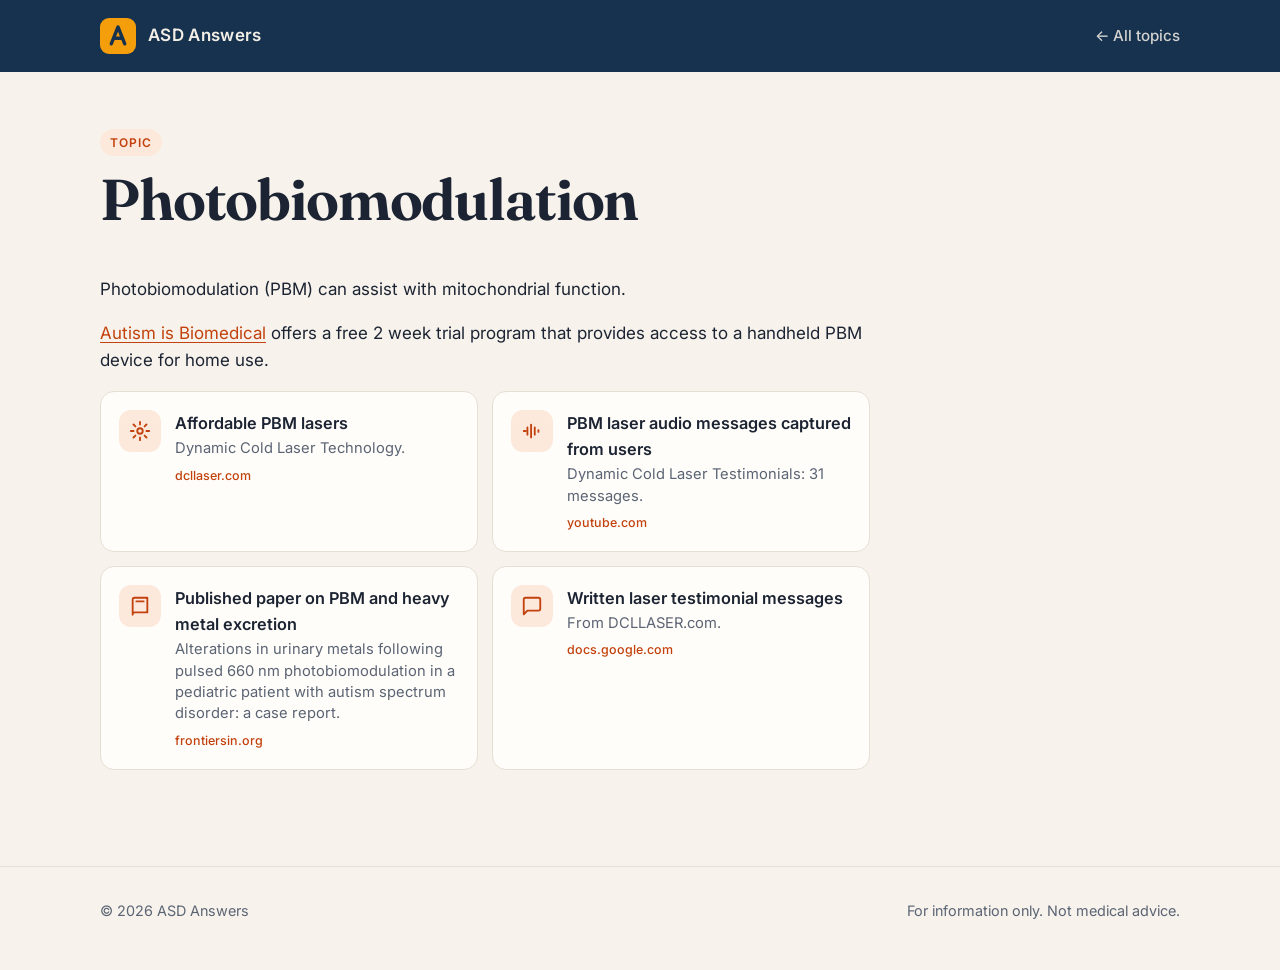
<file: photobiomodulation.html>
<!doctype html>
<html lang="en">
<head>
<meta charset="utf-8">
<meta name="viewport" content="width=device-width, initial-scale=1">
<title>Photobiomodulation | ASD Answers</title>
<meta name="description" content="Photobiomodulation: resources for autism families from ASD Answers.">
<link rel="icon" href="/favicon.svg" type="image/svg+xml">
<link rel="preconnect" href="https://fonts.googleapis.com">
<link rel="preconnect" href="https://fonts.gstatic.com" crossorigin>
<link href="https://fonts.googleapis.com/css2?family=Fraunces:opsz,wght@9..144,500;9..144,650&family=Inter:wght@400;500;600&display=swap" rel="stylesheet">
<link rel="stylesheet" href="style.css">
</head>
<body>

<header class="topbar">
  <div class="wrap">
    <a class="brand" href="index.html"><svg viewBox="0 0 64 64" aria-hidden="true"><rect width="64" height="64" rx="16" fill="#f59e0b"/><path d="M20 46 32 16l12 30M24.5 36h15" stroke="#16324f" stroke-width="6" fill="none" stroke-linecap="round" stroke-linejoin="round"/></svg> ASD Answers</a>
    <a class="back" href="index.html">&larr; All topics</a>
  </div>
</header>

<main class="wrap">
  <div class="page-head">
    <span class="tag">Topic</span>
    <h1>Photobiomodulation</h1>
  </div>

  <!-- ======================= PAGE CONTENT: add text and links below ======================= -->
  <div class="content">
    <p>Photobiomodulation (PBM) can assist with mitochondrial function.</p>
    <p><a href="aib.html">Autism is Biomedical</a> offers a free 2 week trial program that provides access to a handheld PBM device for home use.</p>
    <div class="cards">
      <a class="card" href="https://www.dcllaser.com" target="_blank" rel="noopener">
        <span class="ico"><svg viewBox="0 0 24 24" fill="none" stroke="currentColor" stroke-width="2" stroke-linecap="round" stroke-linejoin="round"><circle cx="12" cy="12" r="3"/><path d="M12 2v3M12 19v3M2 12h3M19 12h3M4.9 4.9l2.1 2.1M17 17l2.1 2.1M4.9 19.1 7 17M17 7l2.1-2.1"/></svg></span>
        <span><h3>Affordable PBM lasers</h3><p>Dynamic Cold Laser Technology.</p><span class="host">dcllaser.com</span></span>
      </a>
      <a class="card" href="https://youtu.be/X9QyWjLJRR0" target="_blank" rel="noopener">
        <span class="ico"><svg viewBox="0 0 24 24" fill="none" stroke="currentColor" stroke-width="2" stroke-linecap="round"><path d="M3 12h2M7 8v8M11 5v14M15 8v8M19 11v2"/></svg></span>
        <span><h3>PBM laser audio messages captured from users</h3><p>Dynamic Cold Laser Testimonials: 31 messages.</p><span class="host">youtube.com</span></span>
      </a>
      <a class="card" href="https://www.frontiersin.org/journals/pediatrics/articles/10.3389/fped.2026.1819736/full" target="_blank" rel="noopener">
        <span class="ico"><svg viewBox="0 0 24 24" fill="none" stroke="currentColor" stroke-width="2" stroke-linecap="round" stroke-linejoin="round"><path d="M4 19.5V5a2 2 0 0 1 2-2h14v16H6a2 2 0 0 0-2 2.5z"/><path d="M8 7h8"/></svg></span>
        <span><h3>Published paper on PBM and heavy metal excretion</h3><p>Alterations in urinary metals following pulsed 660 nm photobiomodulation in a pediatric patient with autism spectrum disorder: a case report.</p><span class="host">frontiersin.org</span></span>
      </a>
      <a class="card" href="https://docs.google.com/presentation/d/1iep7adl4EprvuNw8wC_oJ9a21FNN5cODMSu8JauK3mY/edit" target="_blank" rel="noopener">
        <span class="ico"><svg viewBox="0 0 24 24" fill="none" stroke="currentColor" stroke-width="2" stroke-linecap="round" stroke-linejoin="round"><path d="M21 15a2 2 0 0 1-2 2H7l-4 4V5a2 2 0 0 1 2-2h14a2 2 0 0 1 2 2z"/></svg></span>
        <span><h3>Written laser testimonial messages</h3><p>From DCLLASER.com.</p><span class="host">docs.google.com</span></span>
      </a>
    </div>
  </div>
</main>

<footer>
  <div class="wrap">
    <span>&copy; 2026 ASD Answers</span>
    <span>For information only. Not medical advice.</span>
  </div>
</footer>
</body>
</html>
</file>
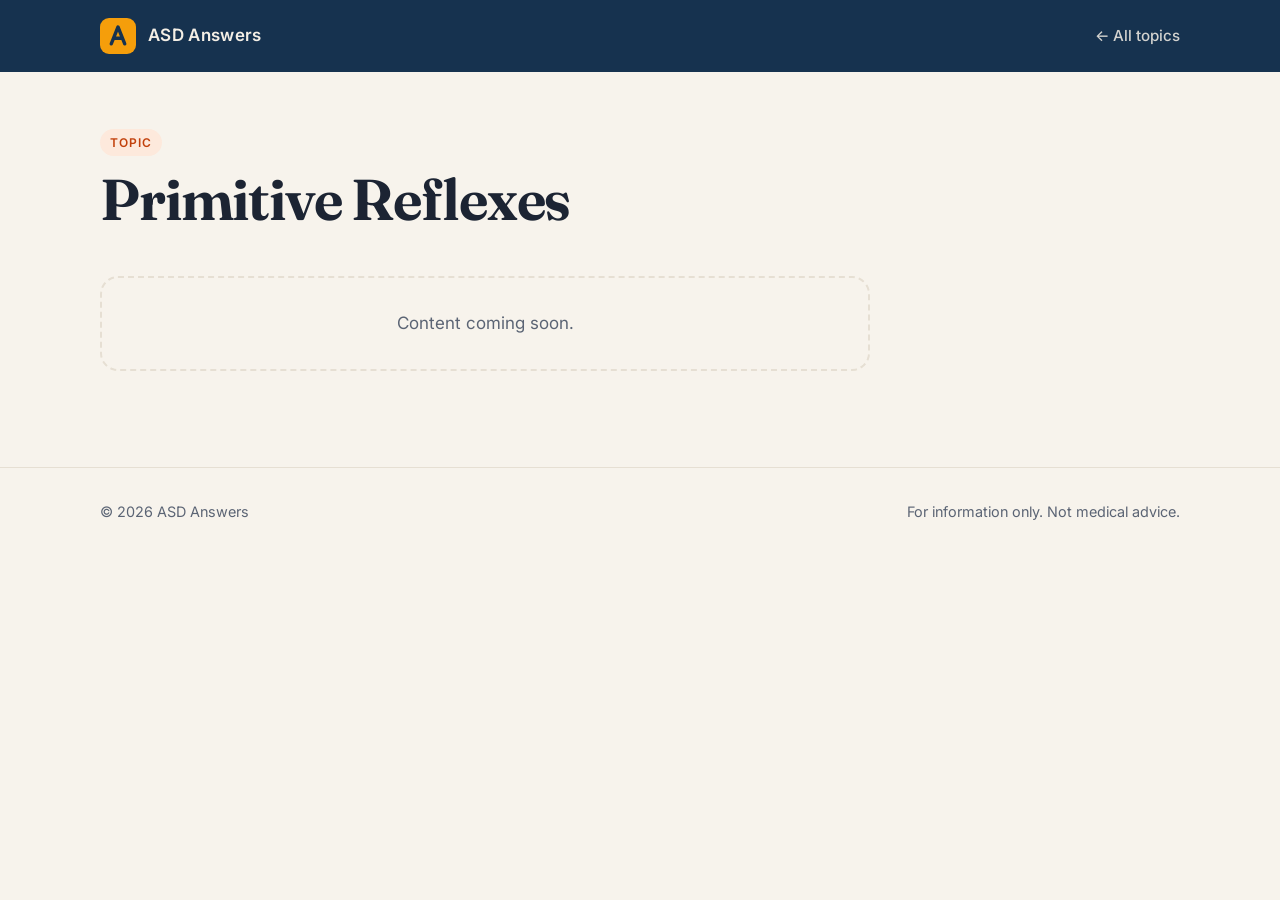
<file: primitive-reflexes.html>
<!doctype html>
<html lang="en">
<head>
<meta charset="utf-8">
<meta name="viewport" content="width=device-width, initial-scale=1">
<title>Primitive Reflexes | ASD Answers</title>
<meta name="description" content="Primitive Reflexes: resources for autism families from ASD Answers.">
<link rel="icon" href="/favicon.svg" type="image/svg+xml">
<link rel="preconnect" href="https://fonts.googleapis.com">
<link rel="preconnect" href="https://fonts.gstatic.com" crossorigin>
<link href="https://fonts.googleapis.com/css2?family=Fraunces:opsz,wght@9..144,500;9..144,650&family=Inter:wght@400;500;600&display=swap" rel="stylesheet">
<link rel="stylesheet" href="style.css">
</head>
<body>

<header class="topbar">
  <div class="wrap">
    <a class="brand" href="index.html"><svg viewBox="0 0 64 64" aria-hidden="true"><rect width="64" height="64" rx="16" fill="#f59e0b"/><path d="M20 46 32 16l12 30M24.5 36h15" stroke="#16324f" stroke-width="6" fill="none" stroke-linecap="round" stroke-linejoin="round"/></svg> ASD Answers</a>
    <a class="back" href="index.html">&larr; All topics</a>
  </div>
</header>

<main class="wrap">
  <div class="page-head">
    <span class="tag">Topic</span>
    <h1>Primitive Reflexes</h1>
  </div>

  <!-- ======================= PAGE CONTENT: add text and links below ======================= -->
  <div class="content">
    <p class="soon">Content coming soon.</p>
  </div>
</main>

<footer>
  <div class="wrap">
    <span>&copy; 2026 ASD Answers</span>
    <span>For information only. Not medical advice.</span>
  </div>
</footer>
</body>
</html>
</file>
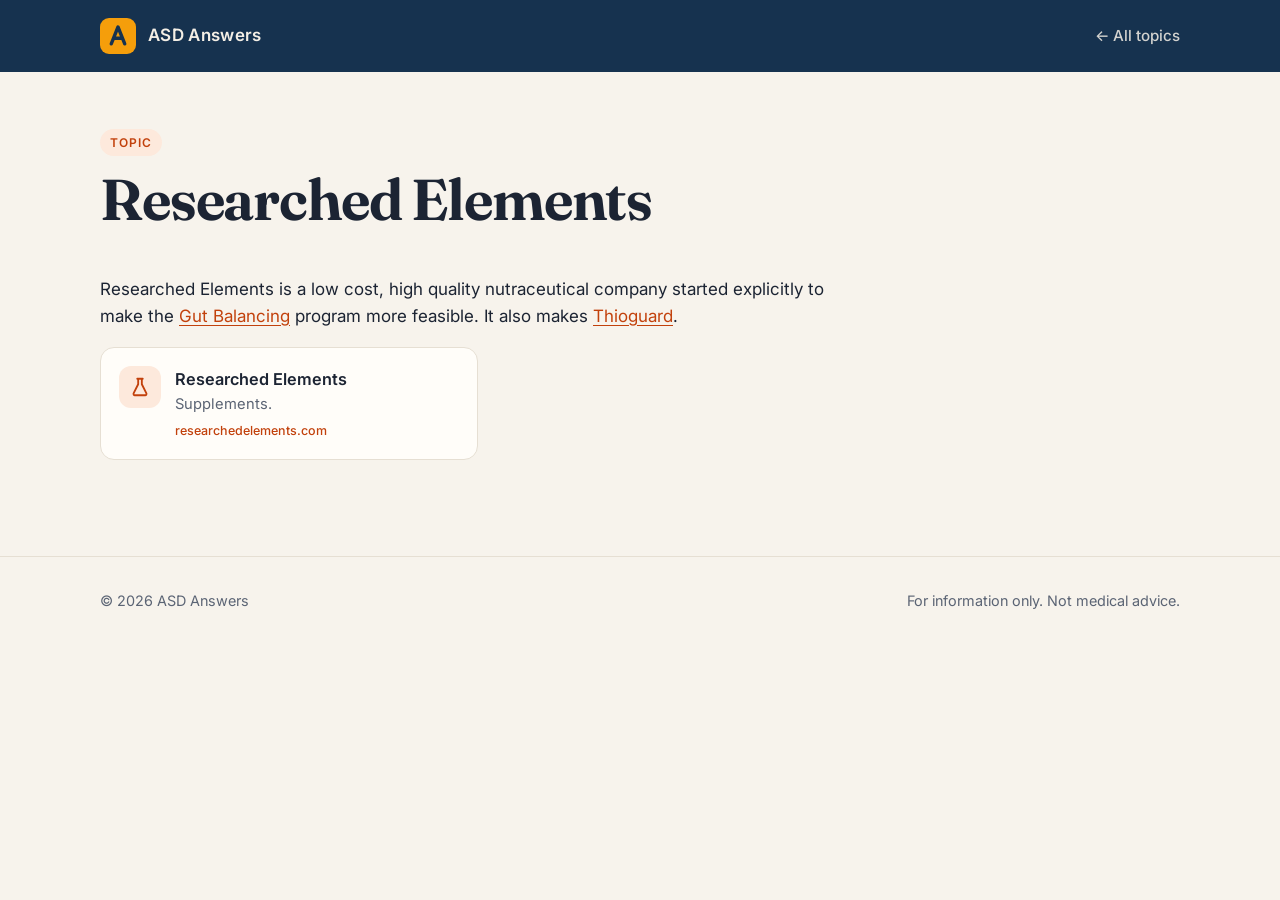
<file: researched-elements.html>
<!doctype html>
<html lang="en">
<head>
<meta charset="utf-8">
<meta name="viewport" content="width=device-width, initial-scale=1">
<title>Researched Elements | ASD Answers</title>
<meta name="description" content="Researched Elements: resources for autism families from ASD Answers.">
<link rel="icon" href="/favicon.svg" type="image/svg+xml">
<link rel="preconnect" href="https://fonts.googleapis.com">
<link rel="preconnect" href="https://fonts.gstatic.com" crossorigin>
<link href="https://fonts.googleapis.com/css2?family=Fraunces:opsz,wght@9..144,500;9..144,650&family=Inter:wght@400;500;600&display=swap" rel="stylesheet">
<link rel="stylesheet" href="style.css">
</head>
<body>

<header class="topbar">
  <div class="wrap">
    <a class="brand" href="index.html"><svg viewBox="0 0 64 64" aria-hidden="true"><rect width="64" height="64" rx="16" fill="#f59e0b"/><path d="M20 46 32 16l12 30M24.5 36h15" stroke="#16324f" stroke-width="6" fill="none" stroke-linecap="round" stroke-linejoin="round"/></svg> ASD Answers</a>
    <a class="back" href="index.html">&larr; All topics</a>
  </div>
</header>

<main class="wrap">
  <div class="page-head">
    <span class="tag">Topic</span>
    <h1>Researched Elements</h1>
  </div>

  <!-- ======================= PAGE CONTENT: add text and links below ======================= -->
  <div class="content">
    <p>Researched Elements is a low cost, high quality nutraceutical company started explicitly to make the <a href="gut-balancing.html">Gut Balancing</a> program more feasible. It also makes <a href="thioguard.html">Thioguard</a>.</p>
    <div class="cards">
      <a class="card" href="https://www.researchedelements.com" target="_blank" rel="noopener">
        <span class="ico"><svg viewBox="0 0 24 24" fill="none" stroke="currentColor" stroke-width="2" stroke-linecap="round" stroke-linejoin="round"><path d="M9 3h6M10 3v6L5 19a1.5 1.5 0 0 0 1.3 2h11.4a1.5 1.5 0 0 0 1.3-2L14 9V3"/></svg></span>
        <span><h3>Researched Elements</h3><p>Supplements.</p><span class="host">researchedelements.com</span></span>
      </a>
    </div>
  </div>
</main>

<footer>
  <div class="wrap">
    <span>&copy; 2026 ASD Answers</span>
    <span>For information only. Not medical advice.</span>
  </div>
</footer>
</body>
</html>
</file>
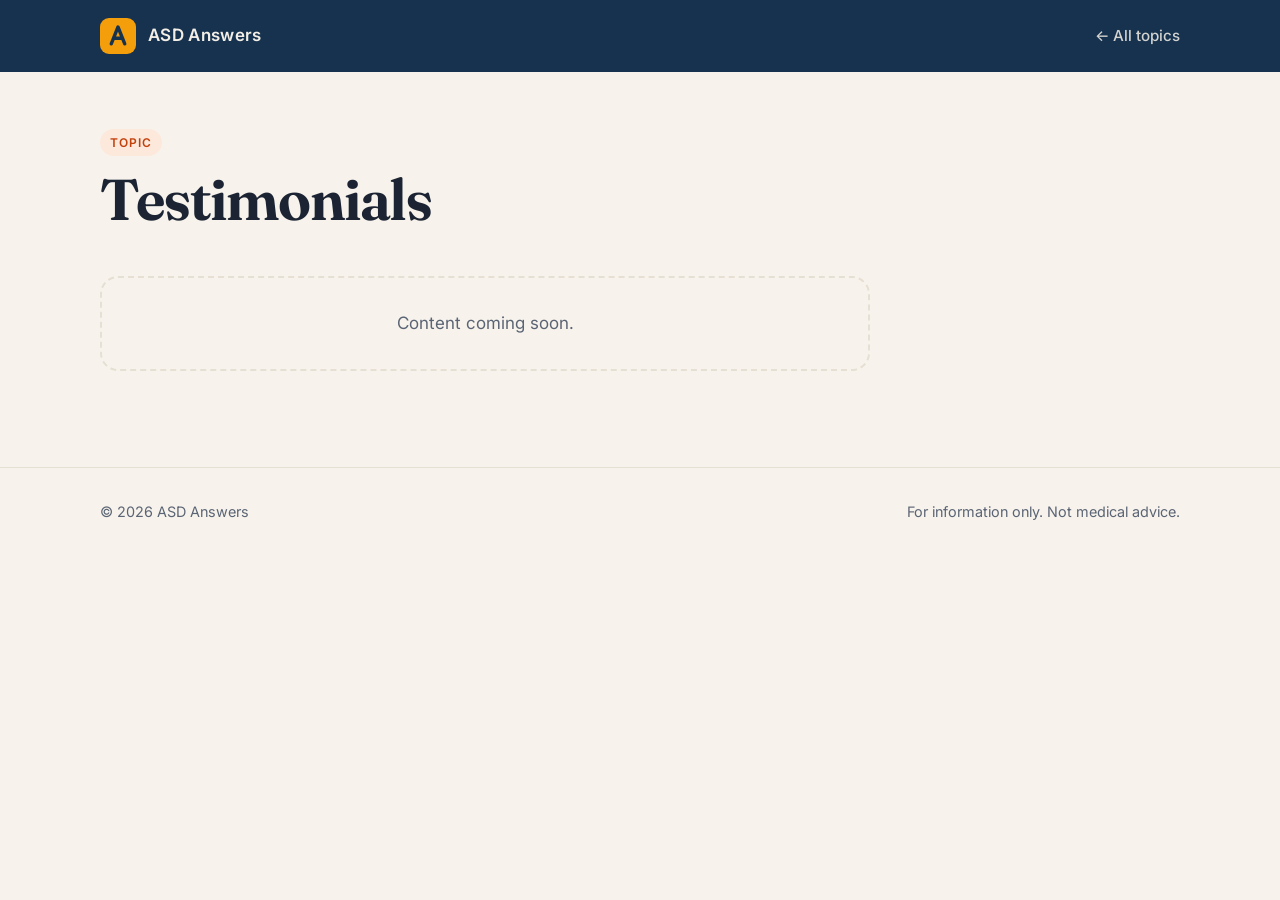
<file: testimonials.html>
<!doctype html>
<html lang="en">
<head>
<meta charset="utf-8">
<meta name="viewport" content="width=device-width, initial-scale=1">
<title>Testimonials | ASD Answers</title>
<meta name="description" content="Testimonials: resources for autism families from ASD Answers.">
<link rel="icon" href="/favicon.svg" type="image/svg+xml">
<link rel="preconnect" href="https://fonts.googleapis.com">
<link rel="preconnect" href="https://fonts.gstatic.com" crossorigin>
<link href="https://fonts.googleapis.com/css2?family=Fraunces:opsz,wght@9..144,500;9..144,650&family=Inter:wght@400;500;600&display=swap" rel="stylesheet">
<link rel="stylesheet" href="style.css">
</head>
<body>

<header class="topbar">
  <div class="wrap">
    <a class="brand" href="index.html"><svg viewBox="0 0 64 64" aria-hidden="true"><rect width="64" height="64" rx="16" fill="#f59e0b"/><path d="M20 46 32 16l12 30M24.5 36h15" stroke="#16324f" stroke-width="6" fill="none" stroke-linecap="round" stroke-linejoin="round"/></svg> ASD Answers</a>
    <a class="back" href="index.html">&larr; All topics</a>
  </div>
</header>

<main class="wrap">
  <div class="page-head">
    <span class="tag">Topic</span>
    <h1>Testimonials</h1>
  </div>

  <!-- ======================= PAGE CONTENT: add text and links below ======================= -->
  <div class="content">
    <p class="soon">Content coming soon.</p>
  </div>
</main>

<footer>
  <div class="wrap">
    <span>&copy; 2026 ASD Answers</span>
    <span>For information only. Not medical advice.</span>
  </div>
</footer>
</body>
</html>
</file>
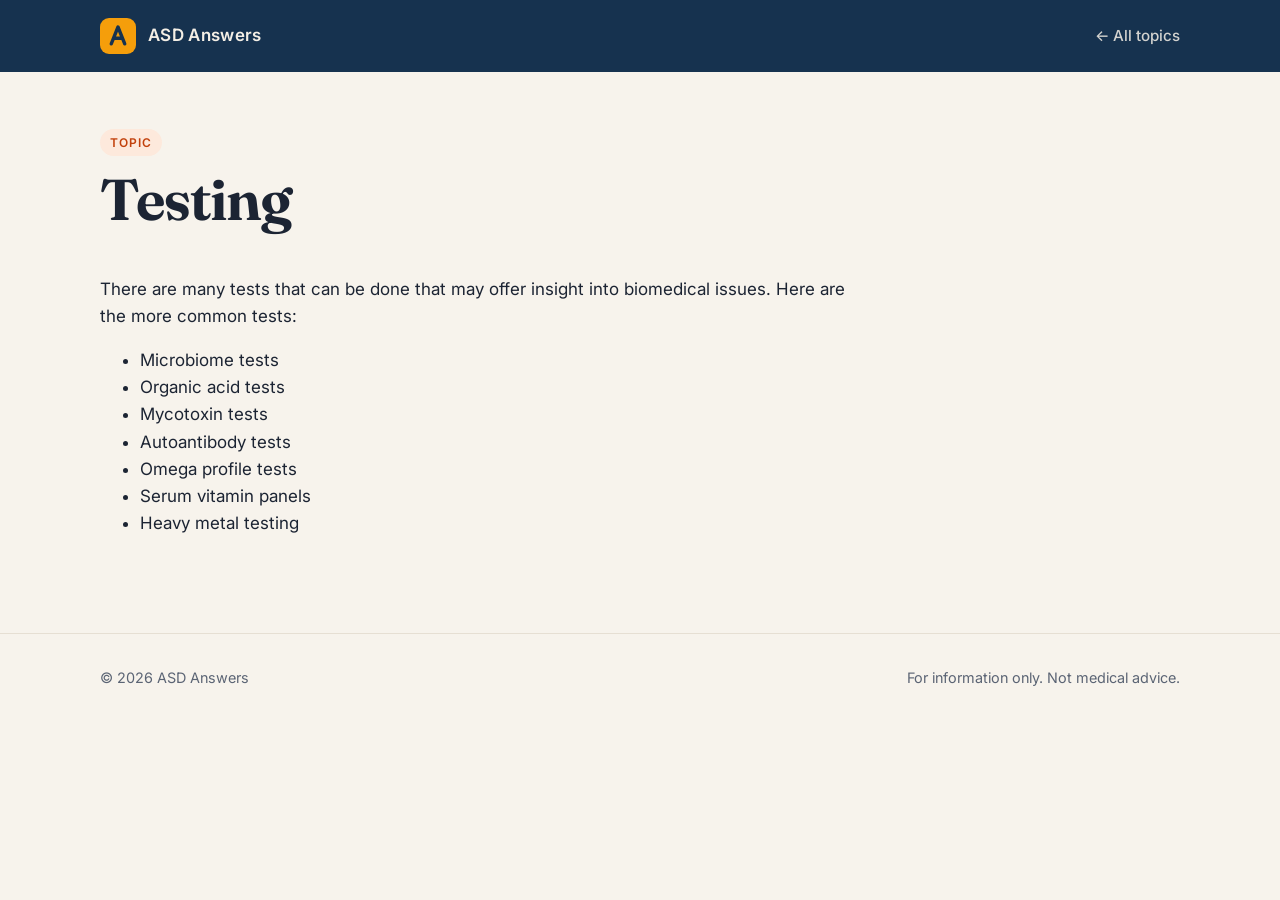
<file: testing.html>
<!doctype html>
<html lang="en">
<head>
<meta charset="utf-8">
<meta name="viewport" content="width=device-width, initial-scale=1">
<title>Testing | ASD Answers</title>
<meta name="description" content="Testing: resources for autism families from ASD Answers.">
<link rel="icon" href="/favicon.svg" type="image/svg+xml">
<link rel="preconnect" href="https://fonts.googleapis.com">
<link rel="preconnect" href="https://fonts.gstatic.com" crossorigin>
<link href="https://fonts.googleapis.com/css2?family=Fraunces:opsz,wght@9..144,500;9..144,650&family=Inter:wght@400;500;600&display=swap" rel="stylesheet">
<link rel="stylesheet" href="style.css">
</head>
<body>

<header class="topbar">
  <div class="wrap">
    <a class="brand" href="index.html"><svg viewBox="0 0 64 64" aria-hidden="true"><rect width="64" height="64" rx="16" fill="#f59e0b"/><path d="M20 46 32 16l12 30M24.5 36h15" stroke="#16324f" stroke-width="6" fill="none" stroke-linecap="round" stroke-linejoin="round"/></svg> ASD Answers</a>
    <a class="back" href="index.html">&larr; All topics</a>
  </div>
</header>

<main class="wrap">
  <div class="page-head">
    <span class="tag">Topic</span>
    <h1>Testing</h1>
  </div>

  <!-- ======================= PAGE CONTENT: add text and links below ======================= -->
  <div class="content">
    <p>There are many tests that can be done that may offer insight into biomedical issues. Here are the more common tests:</p>
    <ul>
      <li>Microbiome tests</li>
      <li>Organic acid tests</li>
      <li>Mycotoxin tests</li>
      <li>Autoantibody tests</li>
      <li>Omega profile tests</li>
      <li>Serum vitamin panels</li>
      <li>Heavy metal testing</li>
    </ul>
  </div>
</main>

<footer>
  <div class="wrap">
    <span>&copy; 2026 ASD Answers</span>
    <span>For information only. Not medical advice.</span>
  </div>
</footer>
</body>
</html>
</file>
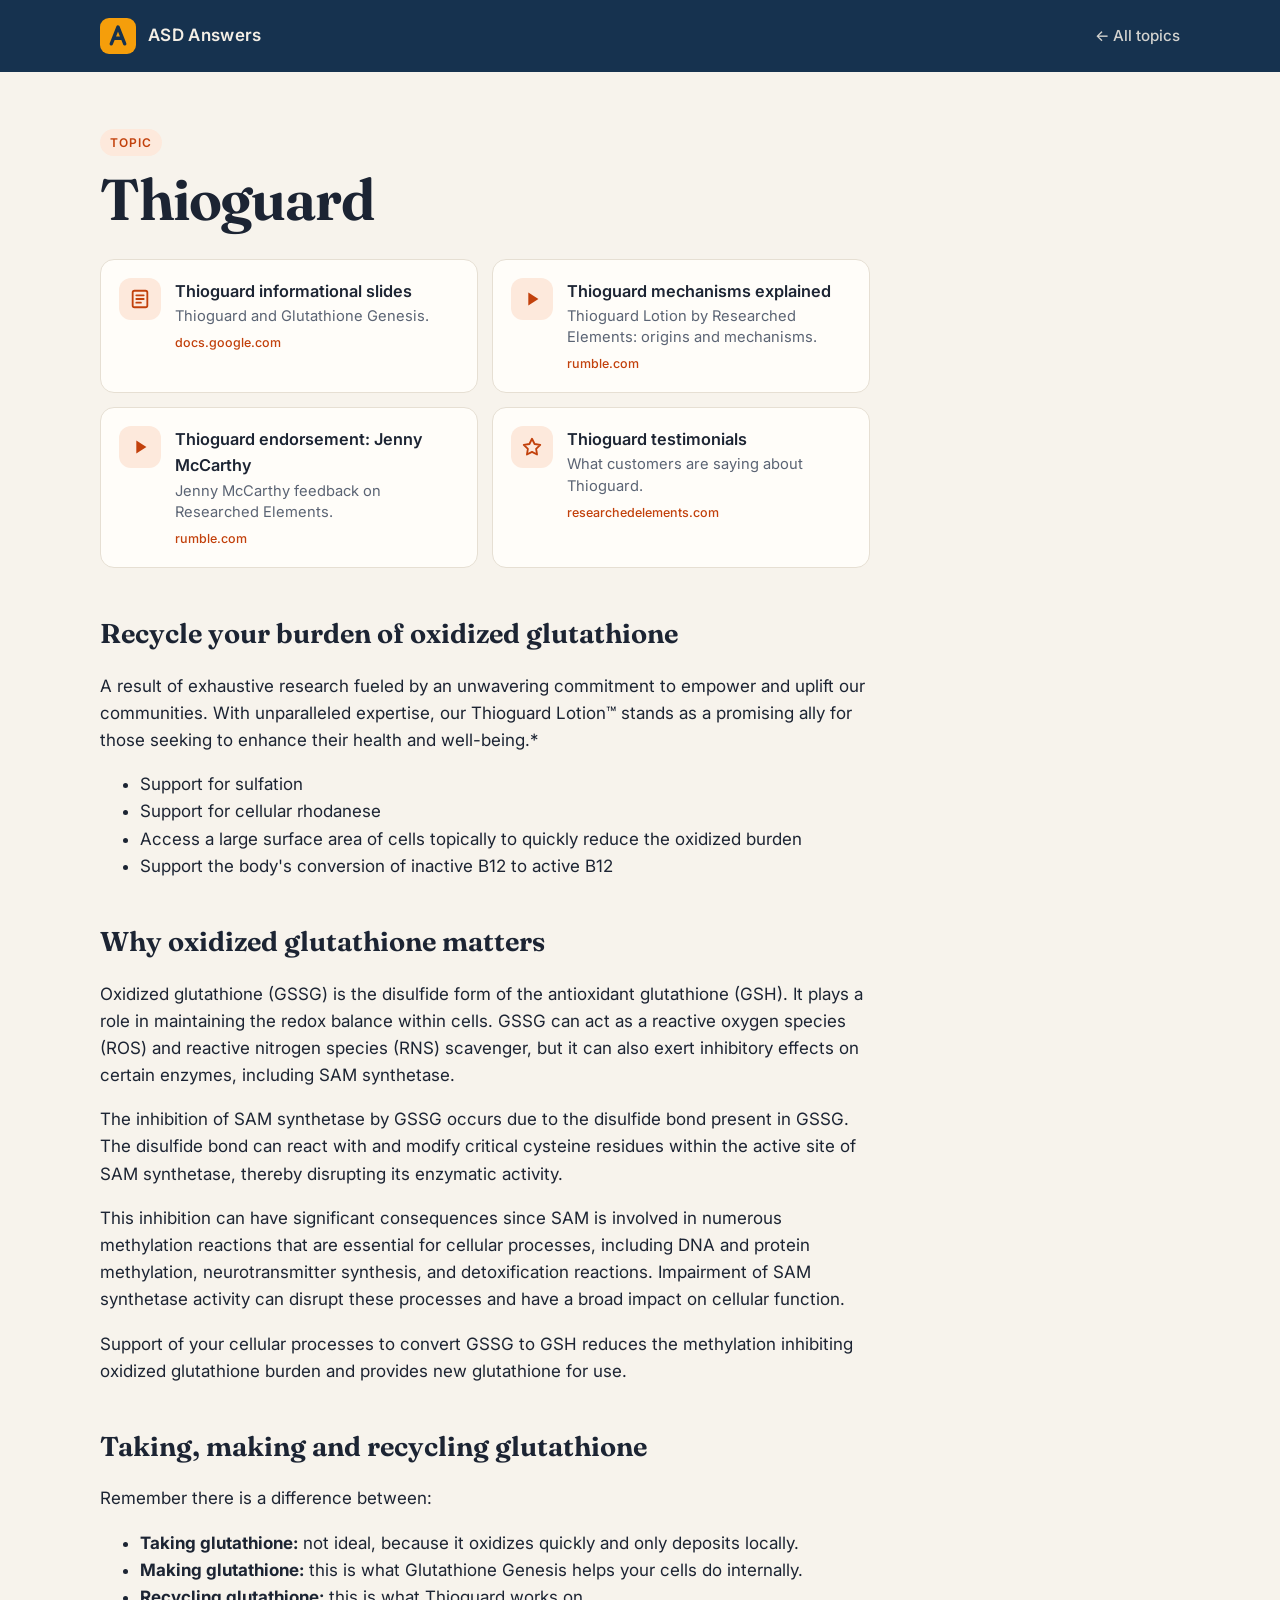
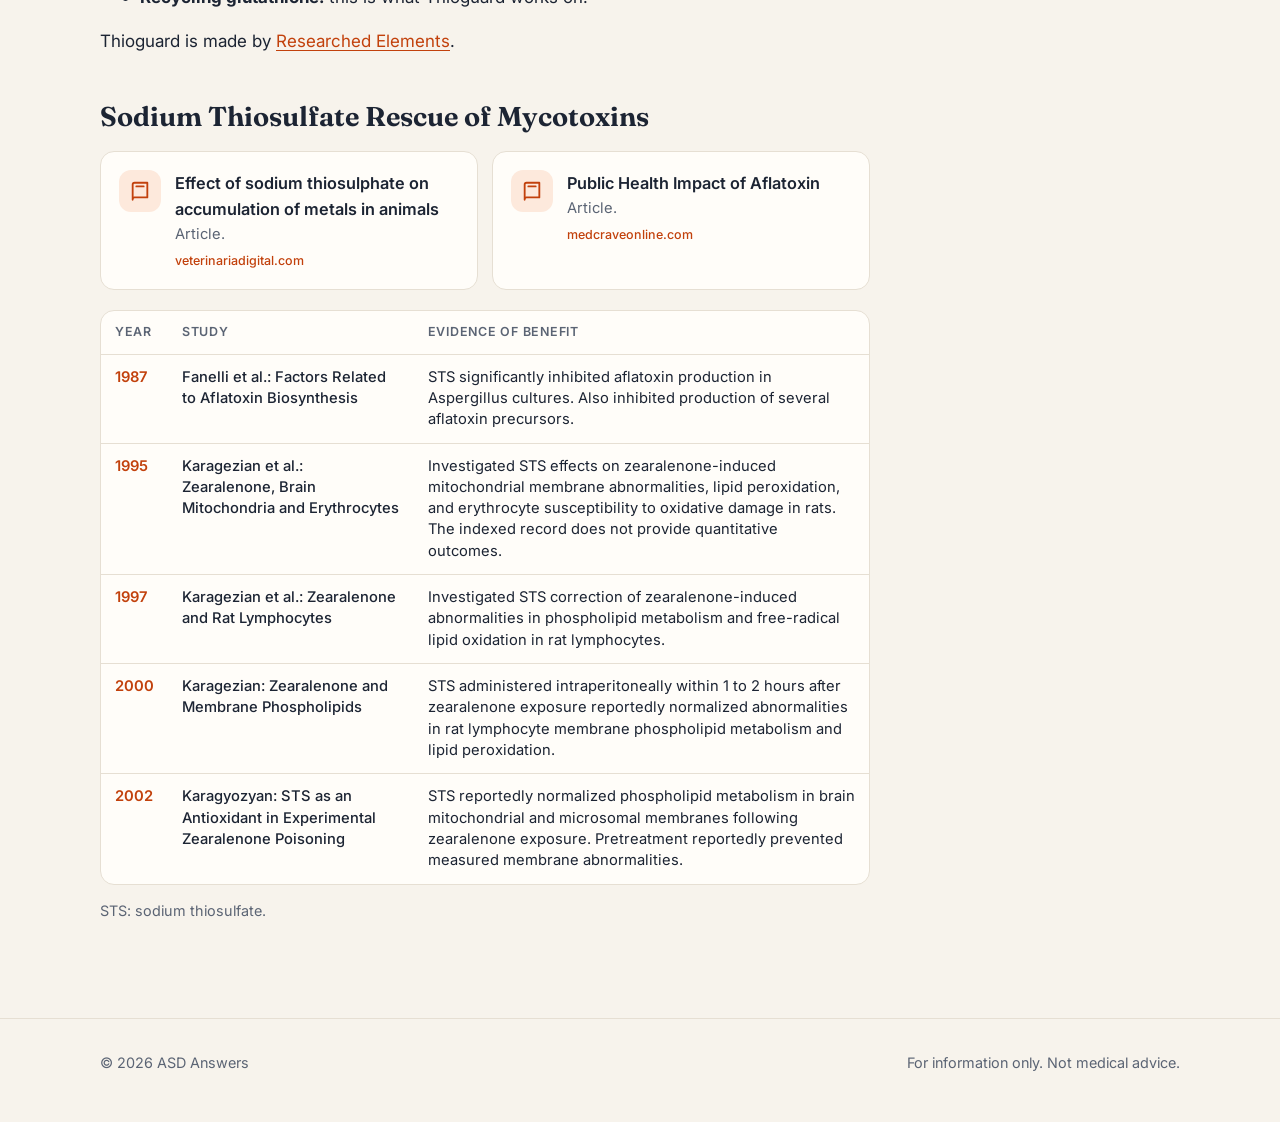
<file: thioguard.html>
<!doctype html>
<html lang="en">
<head>
<meta charset="utf-8">
<meta name="viewport" content="width=device-width, initial-scale=1">
<title>Thioguard | ASD Answers</title>
<meta name="description" content="Thioguard: resources for autism families from ASD Answers.">
<link rel="icon" href="/favicon.svg" type="image/svg+xml">
<link rel="preconnect" href="https://fonts.googleapis.com">
<link rel="preconnect" href="https://fonts.gstatic.com" crossorigin>
<link href="https://fonts.googleapis.com/css2?family=Fraunces:opsz,wght@9..144,500;9..144,650&family=Inter:wght@400;500;600&display=swap" rel="stylesheet">
<link rel="stylesheet" href="style.css">
</head>
<body>

<header class="topbar">
  <div class="wrap">
    <a class="brand" href="index.html"><svg viewBox="0 0 64 64" aria-hidden="true"><rect width="64" height="64" rx="16" fill="#f59e0b"/><path d="M20 46 32 16l12 30M24.5 36h15" stroke="#16324f" stroke-width="6" fill="none" stroke-linecap="round" stroke-linejoin="round"/></svg> ASD Answers</a>
    <a class="back" href="index.html">&larr; All topics</a>
  </div>
</header>

<main class="wrap">
  <div class="page-head">
    <span class="tag">Topic</span>
    <h1>Thioguard</h1>
  </div>

  <!-- ======================= PAGE CONTENT: add text and links below ======================= -->
  <div class="content">
    <div class="cards">
      <a class="card" href="https://docs.google.com/presentation/d/138ot87Uabg7V7sfNBgsoNqQkHNi81F0CMFFI5Cg8h9M/edit?slide=id.g3285ff1643e_0_266#slide=id.g3285ff1643e_0_266" target="_blank" rel="noopener">
        <span class="ico"><svg viewBox="0 0 24 24" fill="none" stroke="currentColor" stroke-width="2" stroke-linecap="round" stroke-linejoin="round"><rect x="4" y="3" width="16" height="18" rx="2"/><path d="M8 8h8M8 12h8M8 16h5"/></svg></span>
        <span><h3>Thioguard informational slides</h3><p>Thioguard and Glutathione Genesis.</p><span class="host">docs.google.com</span></span>
      </a>
      <a class="card" href="https://rumble.com/v6ydvqi-thioguard-lotion-by-researched-elements-origins-and-mechanisms.html" target="_blank" rel="noopener">
        <span class="ico"><svg viewBox="0 0 24 24" fill="currentColor"><path d="M8 5v14l11-7z"/></svg></span>
        <span><h3>Thioguard mechanisms explained</h3><p>Thioguard Lotion by Researched Elements: origins and mechanisms.</p><span class="host">rumble.com</span></span>
      </a>
      <a class="card" href="https://rumble.com/shorts/v7bzr28" target="_blank" rel="noopener">
        <span class="ico"><svg viewBox="0 0 24 24" fill="currentColor"><path d="M8 5v14l11-7z"/></svg></span>
        <span><h3>Thioguard endorsement: Jenny McCarthy</h3><p>Jenny McCarthy feedback on Researched Elements.</p><span class="host">rumble.com</span></span>
      </a>
      <a class="card" href="https://www.researchedelements.com/pages/testimonials#thioguard" target="_blank" rel="noopener">
        <span class="ico"><svg viewBox="0 0 24 24" fill="none" stroke="currentColor" stroke-width="2" stroke-linejoin="round"><path d="M12 3l2.8 5.7 6.2.9-4.5 4.4 1 6.2L12 17.3 6.5 20.2l1-6.2L3 9.6l6.2-.9z"/></svg></span>
        <span><h3>Thioguard testimonials</h3><p>What customers are saying about Thioguard.</p><span class="host">researchedelements.com</span></span>
      </a>
    </div>

    <h2>Recycle your burden of oxidized glutathione</h2>
    <p>A result of exhaustive research fueled by an unwavering commitment to empower and uplift our communities. With unparalleled expertise, our Thioguard Lotion&trade; stands as a promising ally for those seeking to enhance their health and well-being.*</p>
    <ul>
      <li>Support for sulfation</li>
      <li>Support for cellular rhodanese</li>
      <li>Access a large surface area of cells topically to quickly reduce the oxidized burden</li>
      <li>Support the body's conversion of inactive B12 to active B12</li>
    </ul>

    <h2>Why oxidized glutathione matters</h2>
    <p>Oxidized glutathione (GSSG) is the disulfide form of the antioxidant glutathione (GSH). It plays a role in maintaining the redox balance within cells. GSSG can act as a reactive oxygen species (ROS) and reactive nitrogen species (RNS) scavenger, but it can also exert inhibitory effects on certain enzymes, including SAM synthetase.</p>
    <p>The inhibition of SAM synthetase by GSSG occurs due to the disulfide bond present in GSSG. The disulfide bond can react with and modify critical cysteine residues within the active site of SAM synthetase, thereby disrupting its enzymatic activity.</p>
    <p>This inhibition can have significant consequences since SAM is involved in numerous methylation reactions that are essential for cellular processes, including DNA and protein methylation, neurotransmitter synthesis, and detoxification reactions. Impairment of SAM synthetase activity can disrupt these processes and have a broad impact on cellular function.</p>
    <p>Support of your cellular processes to convert GSSG to GSH reduces the methylation inhibiting oxidized glutathione burden and provides new glutathione for use.</p>

    <h2>Taking, making and recycling glutathione</h2>
    <p>Remember there is a difference between:</p>
    <ul>
      <li><strong>Taking glutathione:</strong> not ideal, because it oxidizes quickly and only deposits locally.</li>
      <li><strong>Making glutathione:</strong> this is what Glutathione Genesis helps your cells do internally.</li>
      <li><strong>Recycling glutathione:</strong> this is what Thioguard works on.</li>
    </ul>
    <p>Thioguard is made by <a href="researched-elements.html">Researched Elements</a>.</p>

    <h2>Sodium Thiosulfate Rescue of Mycotoxins</h2>
    <div class="cards">
      <a class="card" href="https://www.veterinariadigital.com/en/articulos/effect-of-sodium-thiosulphate-on-accumulation-of-metals-in-animals/" target="_blank" rel="noopener">
        <span class="ico"><svg viewBox="0 0 24 24" fill="none" stroke="currentColor" stroke-width="2" stroke-linecap="round" stroke-linejoin="round"><path d="M4 19.5V5a2 2 0 0 1 2-2h14v16H6a2 2 0 0 0-2 2.5z"/><path d="M8 7h8"/></svg></span>
        <span><h3>Effect of sodium thiosulphate on accumulation of metals in animals</h3><p>Article.</p><span class="host">veterinariadigital.com</span></span>
      </a>
      <a class="card" href="https://medcraveonline.com/JBMOA/public-health-impact-of-aflatoxin.html" target="_blank" rel="noopener">
        <span class="ico"><svg viewBox="0 0 24 24" fill="none" stroke="currentColor" stroke-width="2" stroke-linecap="round" stroke-linejoin="round"><path d="M4 19.5V5a2 2 0 0 1 2-2h14v16H6a2 2 0 0 0-2 2.5z"/><path d="M8 7h8"/></svg></span>
        <span><h3>Public Health Impact of Aflatoxin</h3><p>Article.</p><span class="host">medcraveonline.com</span></span>
      </a>
    </div>
    <div class="table-wrap">
      <table class="studies">
        <thead><tr><th>Year</th><th>Study</th><th>Evidence of benefit</th></tr></thead>
        <tbody>
          <tr><td>1987</td><td>Fanelli et al.: Factors Related to Aflatoxin Biosynthesis</td><td>STS significantly inhibited aflatoxin production in Aspergillus cultures. Also inhibited production of several aflatoxin precursors.</td></tr>
          <tr><td>1995</td><td>Karagezian et al.: Zearalenone, Brain Mitochondria and Erythrocytes</td><td>Investigated STS effects on zearalenone-induced mitochondrial membrane abnormalities, lipid peroxidation, and erythrocyte susceptibility to oxidative damage in rats. The indexed record does not provide quantitative outcomes.</td></tr>
          <tr><td>1997</td><td>Karagezian et al.: Zearalenone and Rat Lymphocytes</td><td>Investigated STS correction of zearalenone-induced abnormalities in phospholipid metabolism and free-radical lipid oxidation in rat lymphocytes.</td></tr>
          <tr><td>2000</td><td>Karagezian: Zearalenone and Membrane Phospholipids</td><td>STS administered intraperitoneally within 1 to 2 hours after zearalenone exposure reportedly normalized abnormalities in rat lymphocyte membrane phospholipid metabolism and lipid peroxidation.</td></tr>
          <tr><td>2002</td><td>Karagyozyan: STS as an Antioxidant in Experimental Zearalenone Poisoning</td><td>STS reportedly normalized phospholipid metabolism in brain mitochondrial and microsomal membranes following zearalenone exposure. Pretreatment reportedly prevented measured membrane abnormalities.</td></tr>
        </tbody>
      </table>
    </div>
    <p class="note">STS: sodium thiosulfate.</p>
  </div>
</main>

<footer>
  <div class="wrap">
    <span>&copy; 2026 ASD Answers</span>
    <span>For information only. Not medical advice.</span>
  </div>
</footer>
</body>
</html>
</file>
<file: style.css>
/* Shared look for the home page (ovals) and every topic page.
   The old link list (links.html) keeps its own styles inside the file. */

/* ============ COLORS (change the look here, and in the dark mode copy below) ============ */
:root {
  --bg: #f7f3ec;          /* page background, warm paper */
  --surface: #fffdf9;     /* oval and card background */
  --ink: #1c2433;         /* main text */
  --muted: #5b6474;       /* secondary text */
  --line: #e6dfd3;        /* borders */
  --accent: #c2410c;      /* burnt orange: links, highlights */
  --accent-soft: #fde9dc;
  --deep: #16324f;        /* hero panel, deep blue */
  --deep-ink: #f4efe6;
  --glow: #f59e0b;
  --radius: 18px;
}
@media (prefers-color-scheme: dark) {
  :root {
    --bg: #0f1621; --surface: #161f2d; --ink: #ece6da; --muted: #a3acba;
    --line: #263244; --accent: #fb923c; --accent-soft: #3a2415;
    --deep: #0b2238; --deep-ink: #f4efe6; --glow: #fbbf24;
  }
}

* { box-sizing: border-box; }
body {
  margin: 0; background: var(--bg); color: var(--ink);
  font: 400 17px/1.6 Inter, system-ui, -apple-system, sans-serif;
  -webkit-font-smoothing: antialiased;
}
a { color: inherit; text-decoration: none; }
.wrap { max-width: 1120px; margin: 0 auto; padding: 0 20px; }

/* ============ HERO (top panel) ============ */
.hero {
  position: relative; overflow: hidden; color: var(--deep-ink);
  background: var(--deep); padding: 28px 0 120px;
}
.hero::before, .hero::after {
  content: ""; position: absolute; border-radius: 50%; filter: blur(60px); opacity: .45;
}
.hero::before { width: 520px; height: 520px; right: -140px; top: -180px; background: var(--glow); }
.hero::after  { width: 420px; height: 420px; left: -160px; bottom: -220px; background: #2f7a8a; }
.hero > .wrap { position: relative; z-index: 1; }
.brand { display: inline-flex; align-items: center; gap: 12px; font-weight: 600; letter-spacing: .02em; }
.brand svg { width: 36px; height: 36px; }
.hero h1 {
  font-family: Fraunces, Georgia, serif; font-weight: 650;
  font-size: clamp(2.6rem, 7vw, 4.6rem); line-height: 1.02; letter-spacing: -.02em;
  margin: 64px 0 18px; max-width: 14ch;
}
.hero h1 em { font-style: italic; color: var(--glow); font-weight: 500; }
.hero p.lede { font-size: 1.2rem; max-width: 46ch; opacity: .88; margin: 0; }

/* ============ OVALS (home page) ============ */
.ovals {
  list-style: none; margin: -72px 0 0; padding: 0; position: relative; z-index: 2;
  display: flex; flex-wrap: wrap; justify-content: center; gap: 22px 26px;
}
.ovals li { width: 236px; }
.ovals li:nth-child(even) { margin-top: 30px; }   /* gentle up and down stagger */
.oval {
  display: flex; flex-direction: column; align-items: center; justify-content: center;
  aspect-ratio: 16 / 10; width: 100%; padding: 12px 22px; border-radius: 50%;
  background: var(--surface); border: 2px solid var(--line); text-align: center;
  box-shadow: 0 18px 40px -26px rgba(16,24,40,.45);
  transition: transform .2s, border-color .2s, box-shadow .2s;
}
.oval:hover, .oval:focus-visible {
  transform: translateY(-4px); border-color: var(--accent);
  box-shadow: 0 26px 50px -24px rgba(16,24,40,.5);
}
.oval:focus-visible { outline: 3px solid var(--accent); outline-offset: 4px; }
.oval strong { font-family: Fraunces, Georgia, serif; font-weight: 650; font-size: 1.35rem; line-height: 1.15; }
.oval small { display: block; margin-top: 4px; color: var(--muted); font-size: .85rem; line-height: 1.3; }

/* ============ TOPIC PAGES ============ */
.topbar { background: var(--deep); color: var(--deep-ink); padding: 18px 0; }
.topbar .wrap { display: flex; align-items: center; justify-content: space-between; gap: 16px; flex-wrap: wrap; }
.topbar .back { font-size: .95rem; font-weight: 500; opacity: .85; }
.topbar .back:hover { opacity: 1; }
.page-head { padding: 56px 0 8px; }
.page-head .tag {
  display: inline-block; font-size: .75rem; font-weight: 600; letter-spacing: .08em;
  text-transform: uppercase; color: var(--accent); background: var(--accent-soft);
  padding: 4px 10px; border-radius: 999px;
}
.page-head h1 {
  font-family: Fraunces, Georgia, serif; font-weight: 650; letter-spacing: -.02em;
  font-size: clamp(2.2rem, 6vw, 3.6rem); line-height: 1.05; margin: 14px 0 0;
  hyphens: auto; overflow-wrap: anywhere;   /* long titles like "Photobiomodulation" fit on phones */
}
.content { max-width: 70ch; padding-top: 20px; }
.content h2 { font-family: Fraunces, Georgia, serif; font-weight: 650; font-size: 1.7rem; margin: 40px 0 12px; }
.content a:not(.card) { color: var(--accent); text-decoration: underline; text-underline-offset: 3px; }
.content .cards + .table-wrap { margin-top: 20px; }
.content .note { color: var(--muted); font-size: .9rem; }

/* Screenshot gallery (CTS page) */
.shots { display: grid; grid-template-columns: repeat(auto-fill, minmax(260px, 1fr)); gap: 16px; }
.shots figure { margin: 0; }
.shots img {
  display: block; width: 100%; height: auto; border-radius: 12px;
  border: 1px solid var(--line); box-shadow: 0 14px 30px -22px rgba(16,24,40,.5);
}
.shots figcaption { margin-top: 6px; font-size: .9rem; color: var(--muted); }
.content .cards + h2 { margin-top: 44px; }

/* Study tables (Thioguard page) */
.table-wrap { overflow-x: auto; border: 1px solid var(--line); border-radius: 14px; background: var(--surface); }
.studies { width: 100%; border-collapse: collapse; font-size: .92rem; line-height: 1.45; }
.studies th, .studies td { text-align: left; vertical-align: top; padding: 12px 14px; border-bottom: 1px solid var(--line); }
.studies tr:last-child td { border-bottom: 0; }
.studies th { font-size: .78rem; text-transform: uppercase; letter-spacing: .06em; color: var(--muted); font-weight: 600; }
.studies td:first-child { font-weight: 600; color: var(--accent); white-space: nowrap; }
.studies td:nth-child(2) { font-weight: 500; min-width: 11em; }
@media (max-width: 560px) {   /* phones: stack each study instead of a wide table */
  .studies thead { display: none; }
  .studies tr { display: block; padding: 12px 14px; border-bottom: 1px solid var(--line); }
  .studies tr:last-child { border-bottom: 0; }
  .studies td { display: block; padding: 2px 0; border: 0; min-width: 0 !important; }
}

.soon {
  border: 2px dashed var(--line); border-radius: var(--radius); padding: 32px;
  color: var(--muted); text-align: center;
}

/* Link cards, same look as the old link list, for adding links to a topic page */
.cards { display: grid; grid-template-columns: repeat(auto-fill, minmax(290px, 1fr)); gap: 14px; max-width: none; }
.card {
  display: flex; gap: 14px; align-items: flex-start;
  background: var(--surface); border: 1px solid var(--line); border-radius: 14px;
  padding: 18px; transition: border-color .2s, transform .2s;
}
.card:hover { border-color: var(--accent); transform: translateY(-2px); }
.card .ico {
  flex: none; width: 42px; height: 42px; border-radius: 12px; display: grid; place-items: center;
  background: var(--accent-soft); color: var(--accent);
}
.card .ico svg { width: 22px; height: 22px; }
.card h3 { margin: 0 0 2px; font-size: 1.02rem; font-weight: 600; }
.card p { margin: 0; color: var(--muted); font-size: .92rem; line-height: 1.45; }
.card .host { display: block; margin-top: 6px; font-size: .78rem; color: var(--accent); font-weight: 500; }

/* ============ FOOTER ============ */
footer { margin-top: 96px; border-top: 1px solid var(--line); padding: 32px 0 48px; color: var(--muted); font-size: .9rem; }
footer .wrap { display: flex; flex-wrap: wrap; gap: 12px 32px; justify-content: space-between; }
footer a { text-decoration: underline; text-underline-offset: 3px; }

@media (max-width: 560px) {
  body { font-size: 16px; }
  .wrap { padding: 0 16px; }
  .hero h1 { margin-top: 44px; }
  .ovals { gap: 14px 12px; }
  .ovals li { width: calc(50% - 6px); }
  .ovals li:nth-child(even) { margin-top: 18px; }
  .oval { aspect-ratio: 4 / 3; padding: 8px 12px; }
  .oval strong { font-size: 1.05rem; hyphens: auto; overflow-wrap: anywhere; }
  .oval small { font-size: .75rem; }
  .page-head { padding-top: 40px; }
}
@media (prefers-reduced-motion: reduce) { * { transition: none !important; } }
</file>
